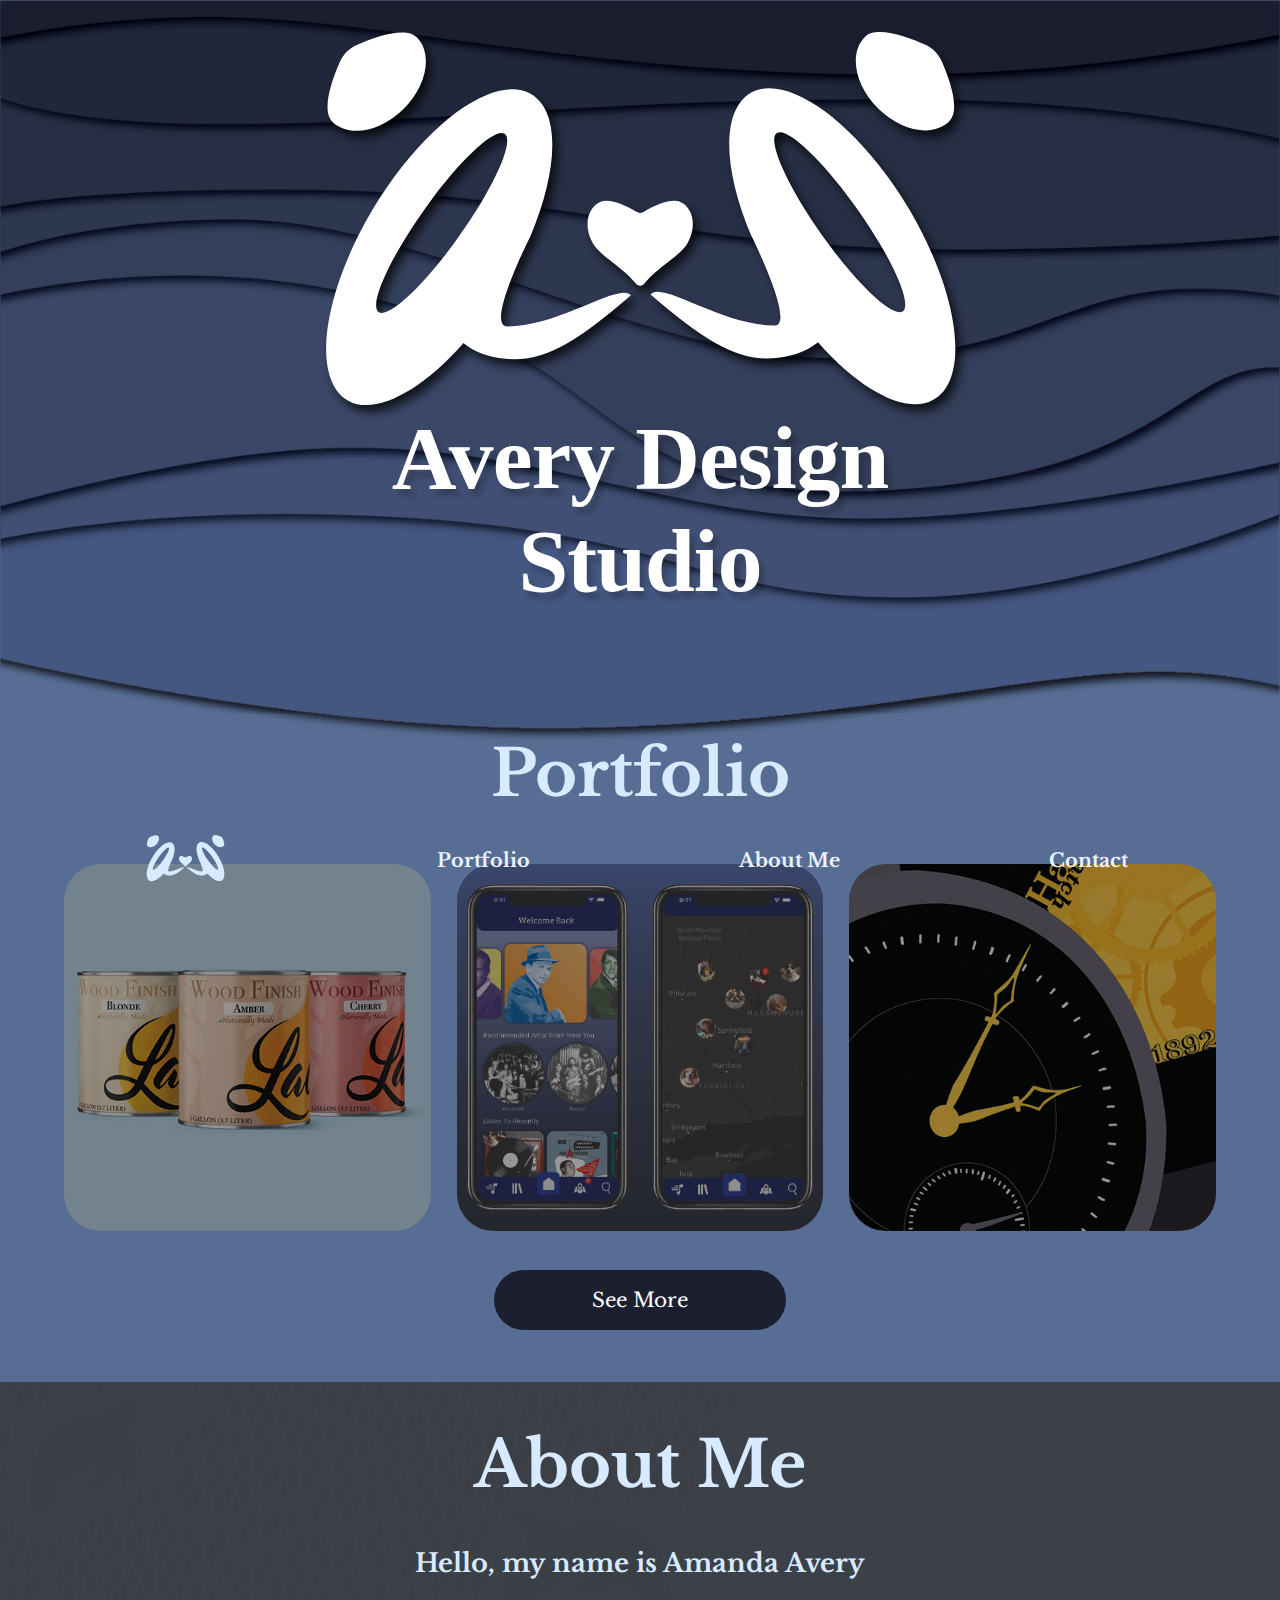
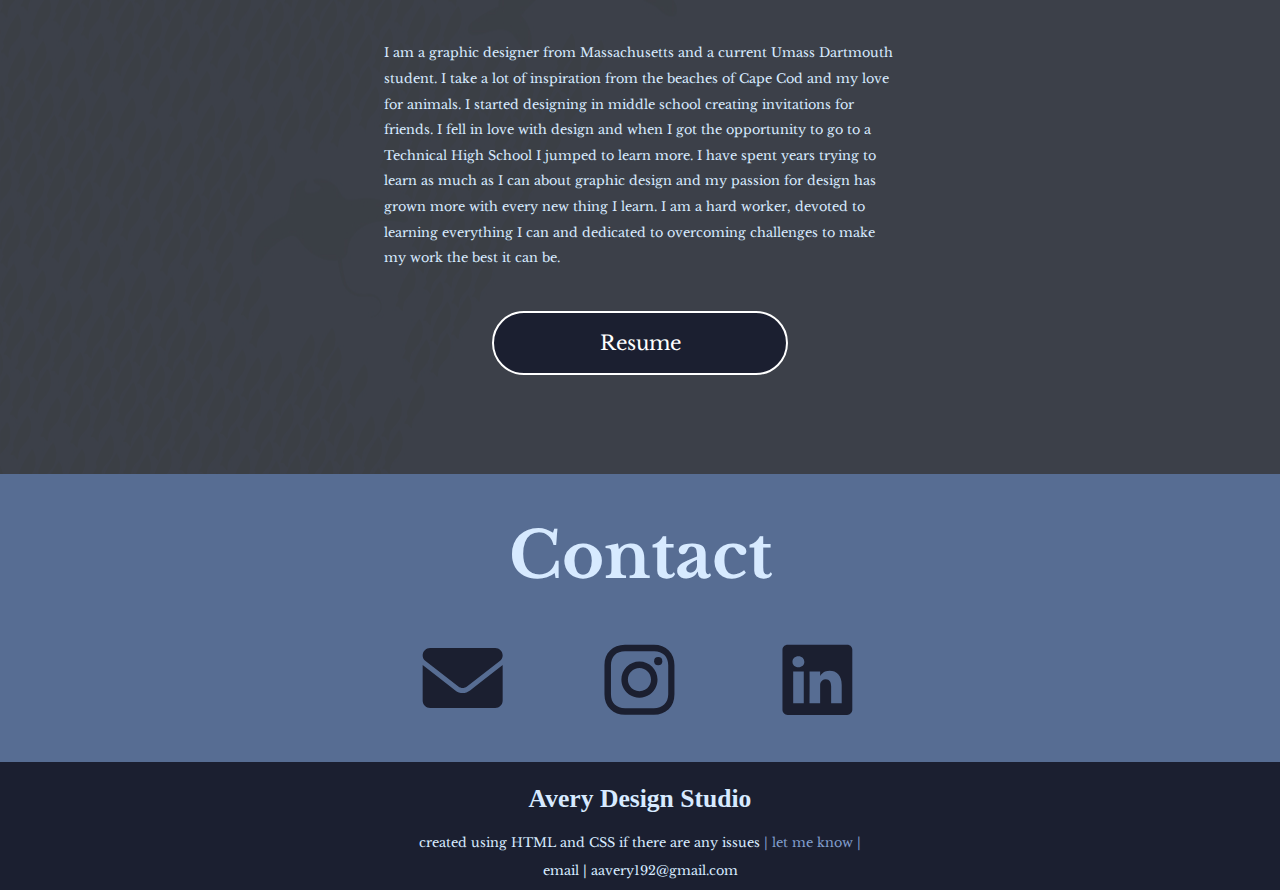
<file: index.html>
<!DOCTYPE html>
<html lang="en">
<head>
    <meta charset="UTF-8">
    <meta name="viewport" content="width=device-width, initial-scale=1.0">
    <link rel="stylesheet" href="main.css" type="text/css">
    <link rel="stylesheet" href="navigation.css" type="text/css">
<!-- baskerville regular code: font-family: 'Libre Baskerville', serif; -->
        <link rel="preconnect" href="https://fonts.googleapis.com"> 
        <link rel="preconnect" href="https://fonts.gstatic.com" crossorigin> 
        <link href="https://fonts.googleapis.com/css2?family=Libre+Baskerville&family=Style+Script&display=swap" rel="stylesheet">
<!-- baskerville bold -->
        <link rel="preconnect" href="https://fonts.googleapis.com"> 
        <link rel="preconnect" href="https://fonts.gstatic.com" crossorigin> 
        <link href="https://fonts.googleapis.com/css2?family=Libre+Baskerville:wght@400;700&family=Style+Script&display=swap" rel="stylesheet">
    
<!-- Rochester script code:font-family: 'Rochester', cursive;-->
        <link rel="preconnect" href="https://fonts.googleapis.com">
        <link rel="preconnect" href="https://fonts.gstatic.com" crossorigin>
        <link href="https://fonts.googleapis.com/css2?family=Praise&family=Rochester&display=swap" rel="stylesheet">
    <title>Avery Design Studio</title>
    <link rel="icon" type="image/x-icon" href="fav-icon.png">
</head>
<body>
    <section class="hero">
        <svg id="logo2" data-name="Layer 1" xmlns="http://www.w3.org/2000/svg" version="1.1" viewBox="0 6 101.93 75">
            <path class="cls-1" d="M31.74,53.26c-3.23,0,3.36-13.07,3.36-13.07,3.32-7.83,4.21-15.18,1.81-18.91-3.61-5.6-13.25-.96-21.54,10.36-8.29,11.32-12.09,25.03-8.49,30.63,3.18,4.93,11.04,1.91,18.54-6.61,0,0,2.47,2.36,7.44,2.36s9.65-3.05,16.79-9.26c-1.59-2-10.33,4.5-17.9,4.5ZM24.1,41.16c-5.14,7.02-10.13,11.42-11.15,9.83-1.02-1.58,2.32-8.55,7.46-15.57,5.14-7.01,10.13-11.41,11.15-9.83,1.02,1.59-2.32,8.55-7.46,15.57Z"/>
            <path class="cls-1" d="M52.5,48.64c7.13,6.21,11.97,9.26,16.79,9.26s7.44-2.36,7.44-2.36c7.5,8.52,15.36,11.54,18.54,6.61,3.6-5.6-.2-19.31-8.49-30.63-8.29-11.32-17.94-15.96-21.54-10.36-2.4,3.73-1.51,11.08,1.81,18.91,0,0,6.59,13.07,3.36,13.07-7.57,0-16.31-6.5-17.9-4.5ZM70.58,25.48c1.02-1.58,6.01,2.82,11.15,9.83,5.14,7.02,8.48,13.99,7.46,15.57-1.02,1.59-6.01-2.82-11.15-9.83-5.14-7.01-8.48-13.98-7.46-15.57Z"/>
            <path class="cls-1" d="M83.53,11.34c1.66-1.66,6.21,0,8.68,1.1,1.09.48,1.96,1.35,2.44,2.44,1.09,2.47,2.76,7.02,1.1,8.68-2.33,2.33-6.96,1.49-10.34-1.88-3.37-3.37-4.22-8-1.88-10.34Z"/>
            <path class="cls-1" d="M18.64,11.41c-1.66-1.66-6.21,0-8.68,1.1-1.09.48-1.96,1.35-2.44,2.44-1.09,2.47-2.76,7.02-1.1,8.68,2.33,2.33,6.96,1.49,10.34-1.88,3.37-3.37,4.22-8,1.88-10.34Z"/>
            <path class="cls-1" d="M57.88,41.15c-1,1.89-4.49,3.6-6.27,5.91-.15.2-.38.3-.61.3h-.03c-.23,0-.46-.11-.61-.3-1.77-2.31-5.27-4.02-6.27-5.91-1.36-2.57-.62-4.84.72-5.7.37-.24.79-.37,1.22-.37,1.28.01,2.81.63,4.47,1.63.15.09.32.12.49.11.17.02.33-.02.48-.11,1.66-1,3.19-1.62,4.48-1.63.43,0,.84.12,1.22.36,1.34.86,2.09,3.13.72,5.7Z"/>
                          </svg>
        <h1 id="header">Avery Design Studio</h1>
            <nav id="navigation">
                <ul>
                    <li id="logo-item" ><a href="index.html">
                        <svg id="logo" data-name="Layer 1" xmlns="http://www.w3.org/2000/svg" version="1.1" viewBox="0 0 101 75">
                            <path class="cls-1" d="M31.74,53.26c-3.23,0,3.36-13.07,3.36-13.07,3.32-7.83,4.21-15.18,1.81-18.91-3.61-5.6-13.25-.96-21.54,10.36-8.29,11.32-12.09,25.03-8.49,30.63,3.18,4.93,11.04,1.91,18.54-6.61,0,0,2.47,2.36,7.44,2.36s9.65-3.05,16.79-9.26c-1.59-2-10.33,4.5-17.9,4.5ZM24.1,41.16c-5.14,7.02-10.13,11.42-11.15,9.83-1.02-1.58,2.32-8.55,7.46-15.57,5.14-7.01,10.13-11.41,11.15-9.83,1.02,1.59-2.32,8.55-7.46,15.57Z"/>
                            <path class="cls-1" d="M52.5,48.64c7.13,6.21,11.97,9.26,16.79,9.26s7.44-2.36,7.44-2.36c7.5,8.52,15.36,11.54,18.54,6.61,3.6-5.6-.2-19.31-8.49-30.63-8.29-11.32-17.94-15.96-21.54-10.36-2.4,3.73-1.51,11.08,1.81,18.91,0,0,6.59,13.07,3.36,13.07-7.57,0-16.31-6.5-17.9-4.5ZM70.58,25.48c1.02-1.58,6.01,2.82,11.15,9.83,5.14,7.02,8.48,13.99,7.46,15.57-1.02,1.59-6.01-2.82-11.15-9.83-5.14-7.01-8.48-13.98-7.46-15.57Z"/>
                            <path class="cls-1" d="M83.53,11.34c1.66-1.66,6.21,0,8.68,1.1,1.09.48,1.96,1.35,2.44,2.44,1.09,2.47,2.76,7.02,1.1,8.68-2.33,2.33-6.96,1.49-10.34-1.88-3.37-3.37-4.22-8-1.88-10.34Z"/>
                            <path class="cls-1" d="M18.64,11.41c-1.66-1.66-6.21,0-8.68,1.1-1.09.48-1.96,1.35-2.44,2.44-1.09,2.47-2.76,7.02-1.1,8.68,2.33,2.33,6.96,1.49,10.34-1.88,3.37-3.37,4.22-8,1.88-10.34Z"/>
                            <path class="cls-1" d="M57.88,41.15c-1,1.89-4.49,3.6-6.27,5.91-.15.2-.38.3-.61.3h-.03c-.23,0-.46-.11-.61-.3-1.77-2.31-5.27-4.02-6.27-5.91-1.36-2.57-.62-4.84.72-5.7.37-.24.79-.37,1.22-.37,1.28.01,2.81.63,4.47,1.63.15.09.32.12.49.11.17.02.33-.02.48-.11,1.66-1,3.19-1.62,4.48-1.63.43,0,.84.12,1.22.36,1.34.86,2.09,3.13.72,5.7Z"/>
                        </svg></a>
                    </li>
                    <li class="tab" id="portfolio-tab"><a href="portfolio.html">Portfolio</a></li>
                    <li class="tab" id="about-me-tab"><a href="index.html#about-me">About Me</a></li>
                    <li class="tab" id="contact-tab"><a href="index.html#contact">Contact</a></li>
                </ul>
            </nav>
    </section>
    <section id="portfolio">
                <h1 id="title">Portfolio</h1>
            <div id="project-box">
                <a href="lacs.html">
                    <img class="projects" src="assets/portfolio-photos/lacs.jpg" alt="Lacs Branding">
                </a>
                <a href="music-app.html">
                    <img class="projects" src="assets/portfolio-photos/music.jpg" alt="Music App UI">
                </a>
                <a href="hamiltion-poster.html">
                    <img class="projects" src="assets/portfolio-photos/hamiltion.jpg" alt="Hamiltion Pocket Watch Poster ">
                </a>
            </div>
                <a class="button" href="portfolio.html"><p id="button">See More</p></a>
    </section>
    <section id="about-me">
        <h1>About Me</h1>
        <h2>Hello, my name is Amanda Avery</h2>
        <p id="about-me-p">I am a graphic designer from Massachusetts and a current Umass Dartmouth student. I take a lot of inspiration from the beaches of Cape Cod and my love for animals. I started designing in middle school creating invitations for friends. I fell in love with design and when I got the opportunity to go to a Technical High School I jumped to learn more. I have spent years trying to learn as much as I can about graphic design and my passion for design has grown more with every new thing I learn. I am a hard worker, devoted to learning everything I can and dedicated to overcoming challenges to make my work the best it can be.</p>
        <div>
            <a class="button" href="https://drive.google.com/file/d/1ZHti5EVCrcRvZQZ2zOojTyVBdOsD8uPj/view?usp=sharing"><p id="resume-button">Resume</p></a>
        </div>
    </section>
    <section id="contact">
        <h1>Contact</h1>
        <div class="icon-container">
            <a href="mailto:aavery192@gmail.com">
                <svg version="1.1" class="icons" id="email" xmlns="http://www.w3.org/2000/svg" xmlns:xlink="http://www.w3.org/1999/xlink" x="0px" y="0px"
                    viewBox="0 0 512 512" style="enable-background:new 0 0 512 512;" xml:space="preserve">
                    <path d="M256,352c-16.5,0-33.1-5.4-47.2-16.4L0,173.2V400c0,26.5,21.5,48,48,48h416c26.5,0,48-21.5,48-48V173.2L303.2,335.7
                    C289.1,346.6,272.5,352,256,352z M16.3,145.3l212.2,165.1c16.2,12.6,38.9,12.6,55.1,0l212.2-165.1c9.4-8,16.2-20.3,16.2-33.3
                    c0-26.5-21.5-48-48-48H48C21.5,64,0,85.5,0,112C0,125,6,137.3,16.3,145.3z"/>
                </svg>
            </a>
            <a href="https://www.instagram.com/avery_designstudio/">
                <svg version="1.1" class="icons" id="instagram" xmlns="http://www.w3.org/2000/svg" xmlns:xlink="http://www.w3.org/1999/xlink" x="0px" y="0px"
	                viewBox="0 0 56.7 56.7" style="enable-background:new 0 0 56.7 56.7;" xml:space="preserve">
                    <g>
	                <path d="M28.2,16.7c-7,0-12.8,5.7-12.8,12.8s5.7,12.8,12.8,12.8S41,36.5,41,29.5S35.2,16.7,28.2,16.7z M28.2,37.7
		                c-4.5,0-8.2-3.7-8.2-8.2s3.7-8.2,8.2-8.2s8.2,3.7,8.2,8.2S32.7,37.7,28.2,37.7z"/>
	                <circle cx="41.5" cy="16.4" r="2.9"/>
	                <path d="M49,8.9c-2.6-2.7-6.3-4.1-10.5-4.1H17.9c-8.7,0-14.5,5.8-14.5,14.5v20.5c0,4.3,1.4,8,4.2,10.7c2.7,2.6,6.3,3.9,10.4,3.9
		                h20.4c4.3,0,7.9-1.4,10.5-3.9c2.7-2.6,4.1-6.3,4.1-10.6V19.3C53,15.1,51.6,11.5,49,8.9z M48.6,39.9c0,3.1-1.1,5.6-2.9,7.3
		                s-4.3,2.6-7.3,2.6H18c-3,0-5.5-0.9-7.3-2.6C8.9,45.4,8,42.9,8,39.8V19.3c0-3,0.9-5.5,2.7-7.3c1.7-1.7,4.3-2.6,7.3-2.6h20.6
		                c3,0,5.5,0.9,7.3,2.7c1.7,1.8,2.7,4.3,2.7,7.2V39.9L48.6,39.9z"/>
                    </g>
                </svg>
            </a>
            <a href="https://www.linkedin.com/in/amanda-b-avery/">
                <svg version="1.1" class="icons" id="linked-in" xmlns="http://www.w3.org/2000/svg" xmlns:xlink="http://www.w3.org/1999/xlink" x="0px" y="0px"
	                viewBox="0 0 56.7 56.7" style="enable-background:new 0 0 56.7 56.7;" xml:space="preserve">
                <g>
	            <path d="M30.1,27.1L30.1,27.1C30.1,27,30,27.1,30.1,27.1L30.1,27.1z"/>
	            <path d="M49.3,4.7H7.1c-2,0-3.7,1.6-3.7,3.6v42.6c0,2,1.6,3.6,3.7,3.6h42.1c2,0,3.7-1.6,3.7-3.6V8.2C52.9,6.3,51.3,4.7,49.3,4.7z
		            M18.5,46.3H11V23.8h7.5V46.3z M14.7,20.8L14.7,20.8c-2.6,0-4.2-1.7-4.2-3.9c0-2.2,1.7-3.9,4.2-3.9c2.6,0,4.1,1.7,4.2,3.9
		            C19,19.1,17.3,20.8,14.7,20.8z M45.4,46.3h-7.5v-12c0-3-1.1-5.1-3.8-5.1c-2.1,0-3.3,1.4-3.8,2.7c-0.2,0.5-0.2,1.1-0.2,1.8v12.5
		            h-7.5c0,0,0.1-20.4,0-22.5h7.5V27c1-1.5,2.8-3.7,6.7-3.7c4.9,0,8.6,3.2,8.6,10.1L45.4,46.3L45.4,46.3z"/>
                </g>
                </svg>
            </a>
        </div>
    </section>
    <footer>
        <h2 id="footer-h2">Avery Design Studio</h2>
        <p id="footer-p">created using HTML and CSS if there are any issues <a id="footer-a" href="mailto:averydesignstudio192@gmail.com">| let me know |</a></p>
        <p id="footer-p">email | aavery192@gmail.com</p>
    </footer>
    <script src="index.js"></script>
</body>
</html>
</file>
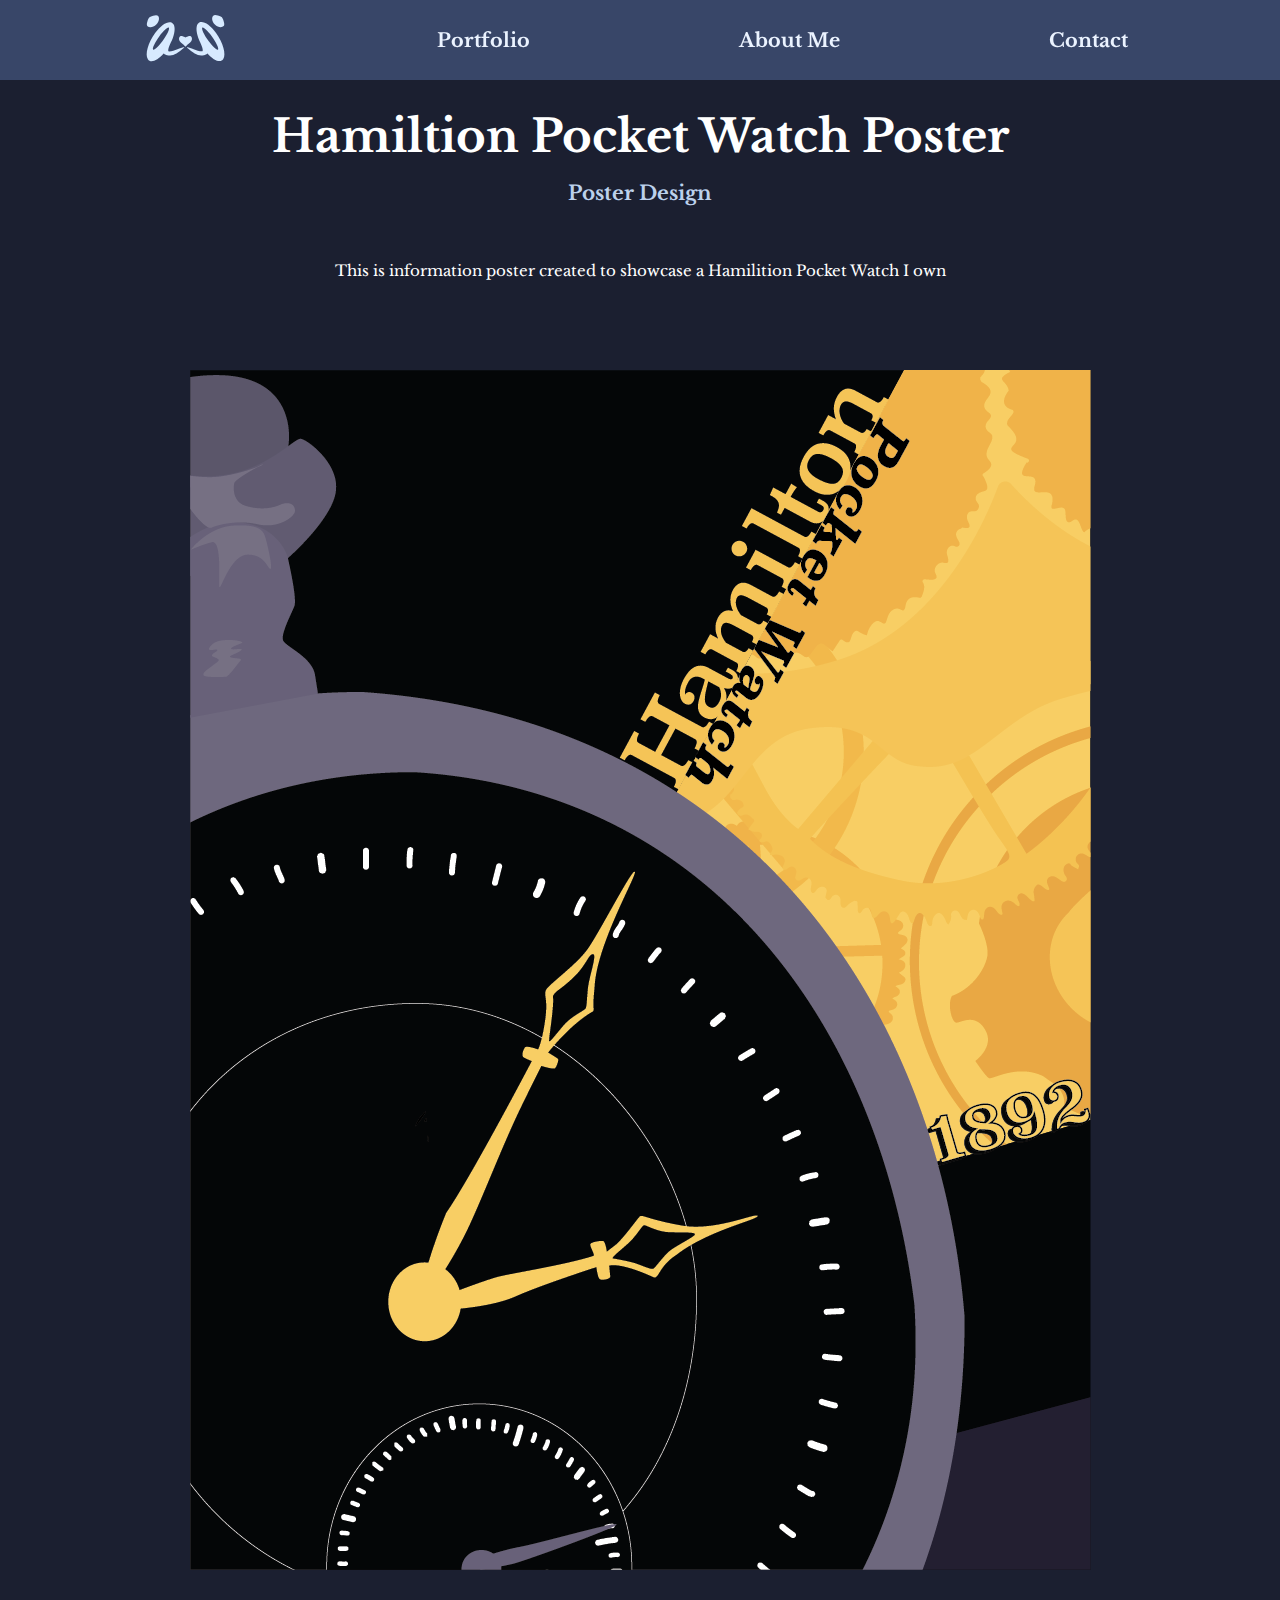
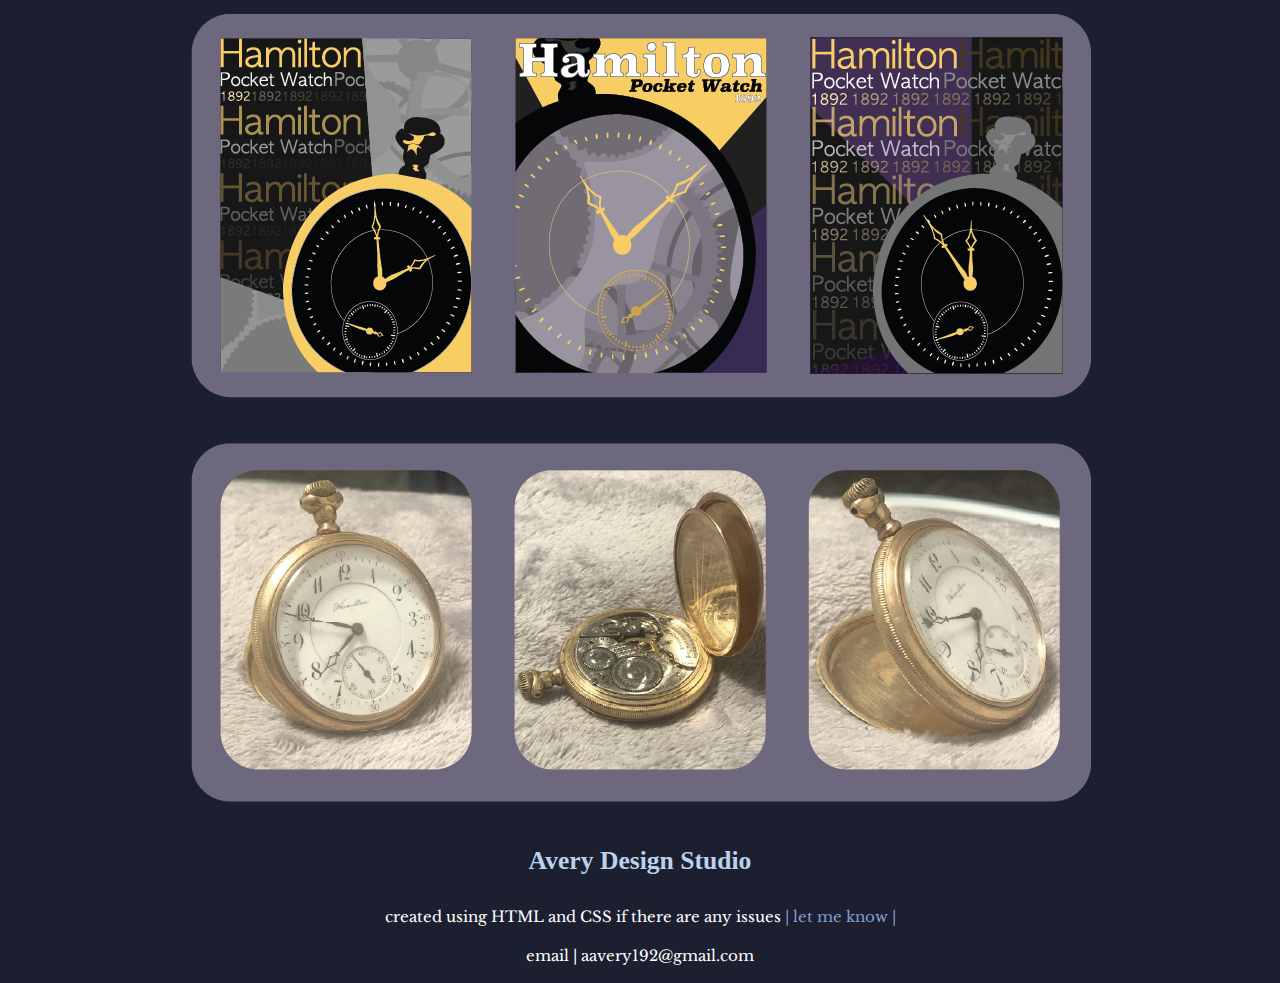
<file: hamiltion-poster.html>
<!DOCTYPE html>
<html lang="en">
<head>
    <meta charset="UTF-8">
    <meta name="viewport" content="width=device-width, initial-scale=1.0">
    <link rel="stylesheet" href="project-pages.css" type="text/css">
<!-- baskerville regular code: font-family: 'Libre Baskerville', serif; -->
        <link rel="preconnect" href="https://fonts.googleapis.com"> 
        <link rel="preconnect" href="https://fonts.gstatic.com" crossorigin> 
        <link href="https://fonts.googleapis.com/css2?family=Libre+Baskerville&family=Style+Script&display=swap" rel="stylesheet">
<!-- baskerville bold -->
        <link rel="preconnect" href="https://fonts.googleapis.com"> 
        <link rel="preconnect" href="https://fonts.gstatic.com" crossorigin> 
        <link href="https://fonts.googleapis.com/css2?family=Libre+Baskerville:wght@400;700&family=Style+Script&display=swap" rel="stylesheet">
    
<!-- Rochester script code:font-family: 'Rochester', cursive;-->
        <link rel="preconnect" href="https://fonts.googleapis.com">
        <link rel="preconnect" href="https://fonts.gstatic.com" crossorigin>
        <link href="https://fonts.googleapis.com/css2?family=Praise&family=Rochester&display=swap" rel="stylesheet">
    <title>Avery Design Studio - Hamiltion Poster</title>
    <link rel="icon" type="image/x-icon" href="fav-icon.png">
</head>
<body> 
        <nav id="navigation">
                <ul>
                    <li id="logo-item" ><a href="index.html">
                        <svg id="logo" data-name="Layer 1" xmlns="http://www.w3.org/2000/svg" version="1.1" viewBox="0 0 101 75">
                            <path class="cls-1" d="M31.74,53.26c-3.23,0,3.36-13.07,3.36-13.07,3.32-7.83,4.21-15.18,1.81-18.91-3.61-5.6-13.25-.96-21.54,10.36-8.29,11.32-12.09,25.03-8.49,30.63,3.18,4.93,11.04,1.91,18.54-6.61,0,0,2.47,2.36,7.44,2.36s9.65-3.05,16.79-9.26c-1.59-2-10.33,4.5-17.9,4.5ZM24.1,41.16c-5.14,7.02-10.13,11.42-11.15,9.83-1.02-1.58,2.32-8.55,7.46-15.57,5.14-7.01,10.13-11.41,11.15-9.83,1.02,1.59-2.32,8.55-7.46,15.57Z"/>
                            <path class="cls-1" d="M52.5,48.64c7.13,6.21,11.97,9.26,16.79,9.26s7.44-2.36,7.44-2.36c7.5,8.52,15.36,11.54,18.54,6.61,3.6-5.6-.2-19.31-8.49-30.63-8.29-11.32-17.94-15.96-21.54-10.36-2.4,3.73-1.51,11.08,1.81,18.91,0,0,6.59,13.07,3.36,13.07-7.57,0-16.31-6.5-17.9-4.5ZM70.58,25.48c1.02-1.58,6.01,2.82,11.15,9.83,5.14,7.02,8.48,13.99,7.46,15.57-1.02,1.59-6.01-2.82-11.15-9.83-5.14-7.01-8.48-13.98-7.46-15.57Z"/>
                            <path class="cls-1" d="M83.53,11.34c1.66-1.66,6.21,0,8.68,1.1,1.09.48,1.96,1.35,2.44,2.44,1.09,2.47,2.76,7.02,1.1,8.68-2.33,2.33-6.96,1.49-10.34-1.88-3.37-3.37-4.22-8-1.88-10.34Z"/>
                            <path class="cls-1" d="M18.64,11.41c-1.66-1.66-6.21,0-8.68,1.1-1.09.48-1.96,1.35-2.44,2.44-1.09,2.47-2.76,7.02-1.1,8.68,2.33,2.33,6.96,1.49,10.34-1.88,3.37-3.37,4.22-8,1.88-10.34Z"/>
                            <path class="cls-1" d="M57.88,41.15c-1,1.89-4.49,3.6-6.27,5.91-.15.2-.38.3-.61.3h-.03c-.23,0-.46-.11-.61-.3-1.77-2.31-5.27-4.02-6.27-5.91-1.36-2.57-.62-4.84.72-5.7.37-.24.79-.37,1.22-.37,1.28.01,2.81.63,4.47,1.63.15.09.32.12.49.11.17.02.33-.02.48-.11,1.66-1,3.19-1.62,4.48-1.63.43,0,.84.12,1.22.36,1.34.86,2.09,3.13.72,5.7Z"/>
                        </svg></a>
                    </li>
                    <li class="tab" id="portfolio-tab"><a href="portfolio.html">Portfolio</a></li>
                    <li class="tab" id="about-me-tab"><a href="index.html#about-me">About Me</a></li>
                    <li class="tab" id="contact-tab"><a href="index.html#contact">Contact</a></li>
                </ul>
        </nav>
        <section id="project-title">
            <h1>Hamiltion Pocket Watch Poster</h1>
            <h2>Poster Design</h2>
            <p>This is information poster created to showcase a Hamilition Pocket Watch I own</p>
        </section>
        <section id="project-container">
            <div>  
                <img src="project-photos/hamiltion-poster/hamiltion-poster.png" alt="final hamiltion watch poster">
            </div> 
            <div> 
                <img src="project-photos/hamiltion-poster/test-hamiltio.png" alt="three different version of poster">
            </div>
            <div> 
                <img src="project-photos/hamiltion-poster/refrence-photos.png" alt="refrence photo of hamiliton pocket watch">
            </div>
        </section>
                <footer>
                <h2 id="footer-h2">Avery Design Studio</h2>
                <p id="footer-p">created using HTML and CSS if there are any issues <a id="footer-a" href="mailto:averydesignstudio192@gmail.com">| let me know |</a></p>
                <p id="footer-p">email | aavery192@gmail.com</p>
            </footer>
</body>
</html>
</file>
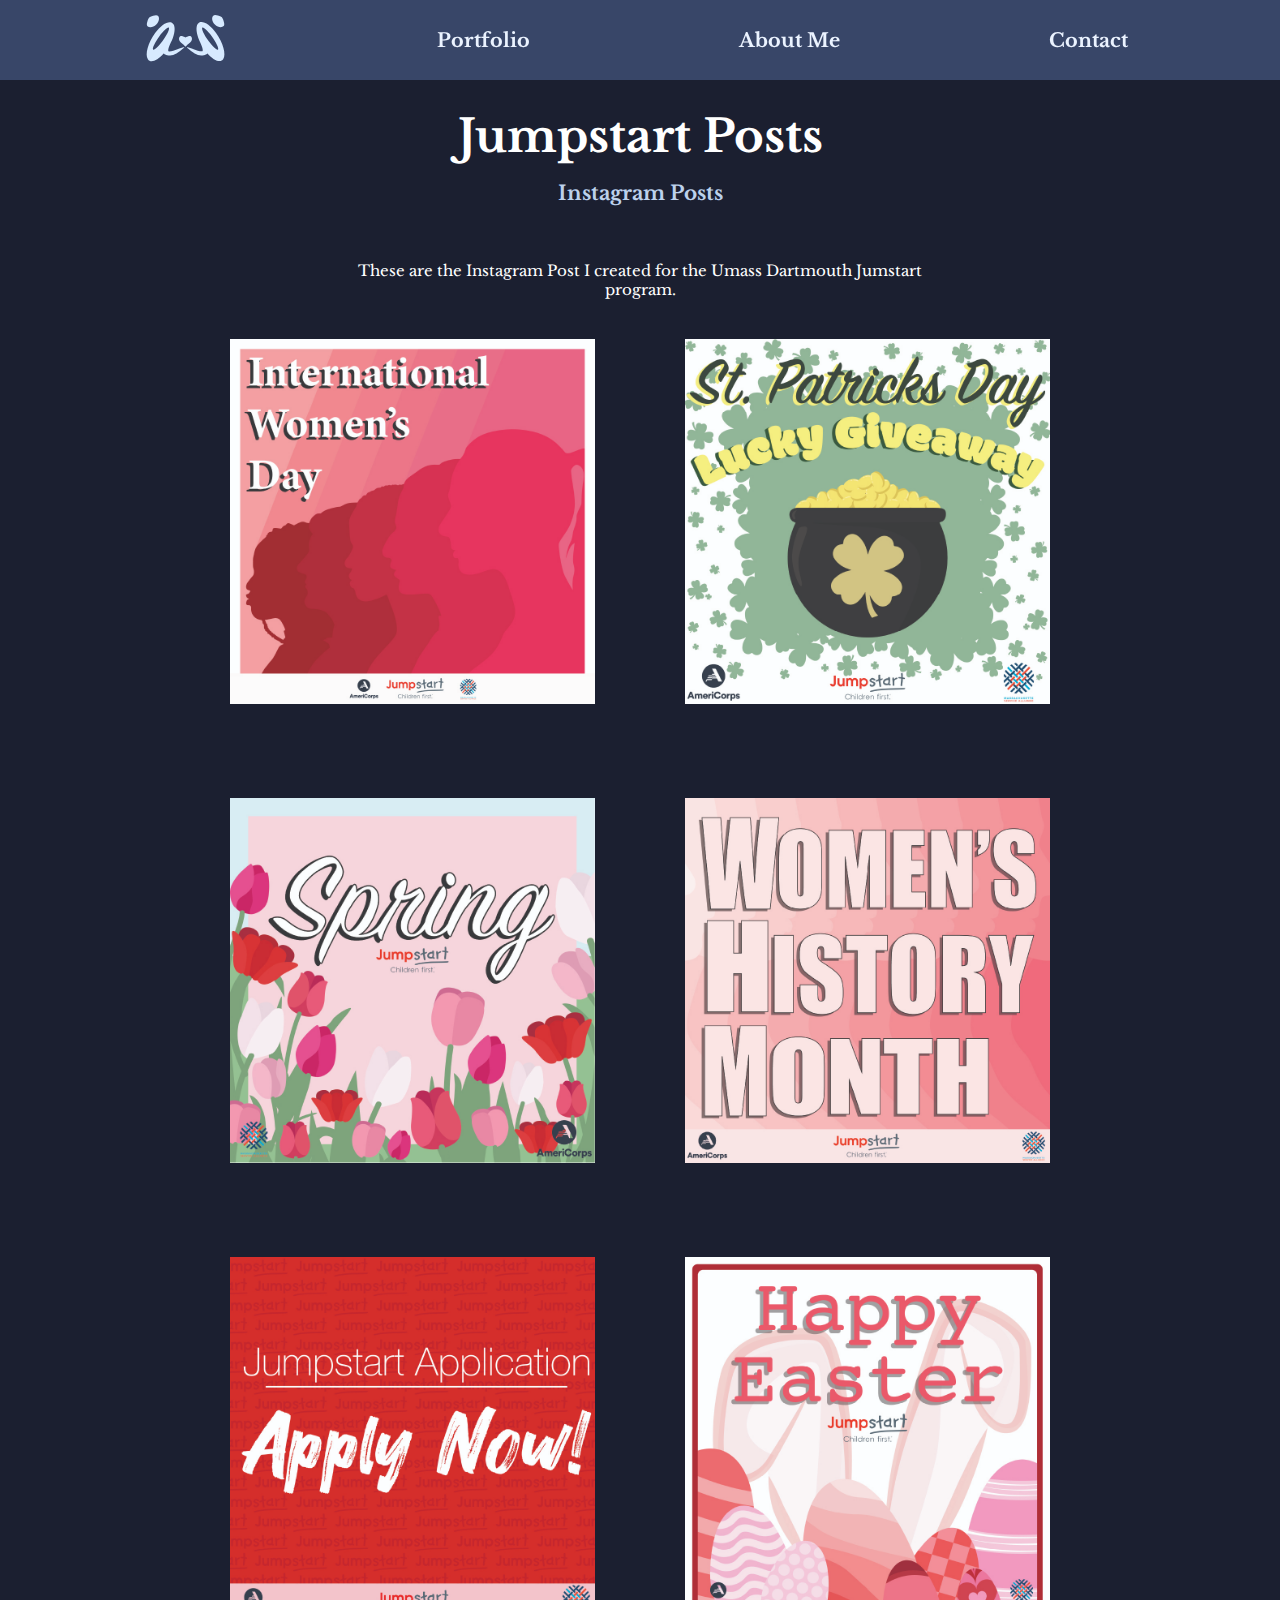
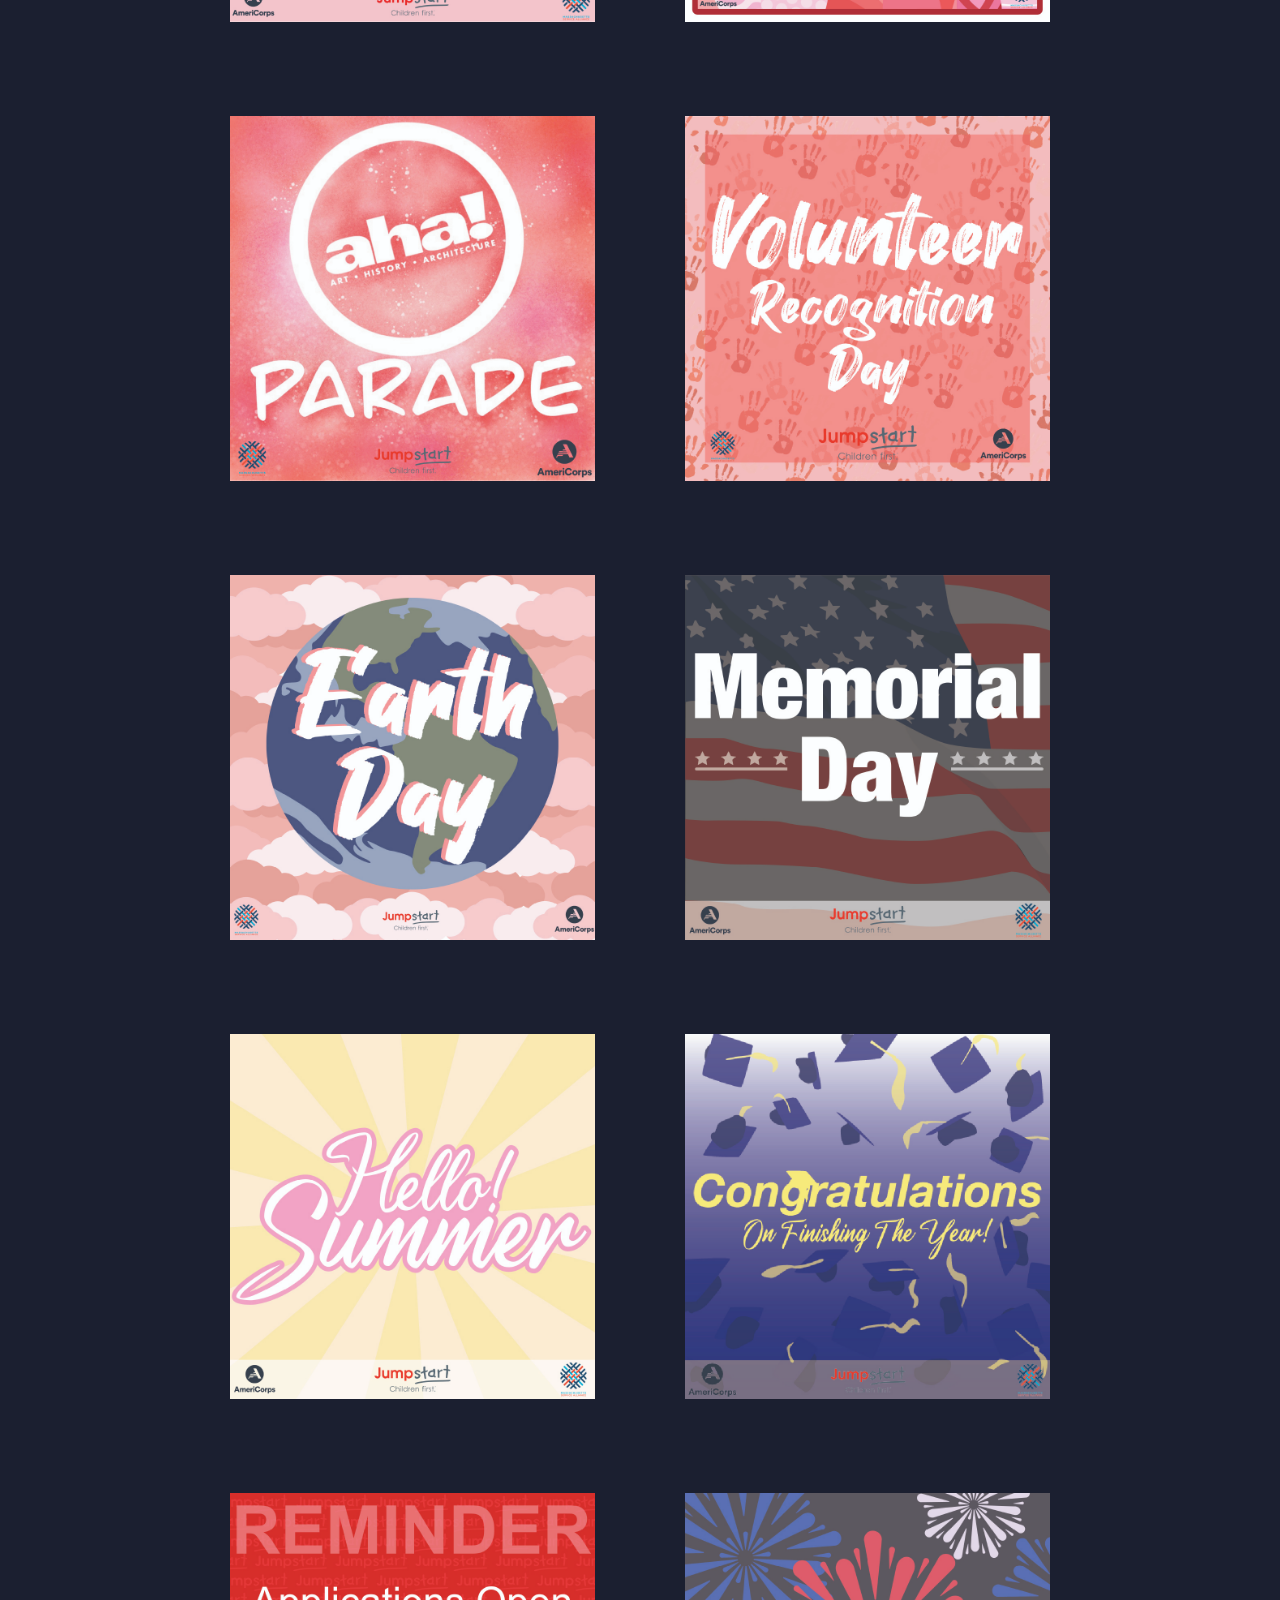
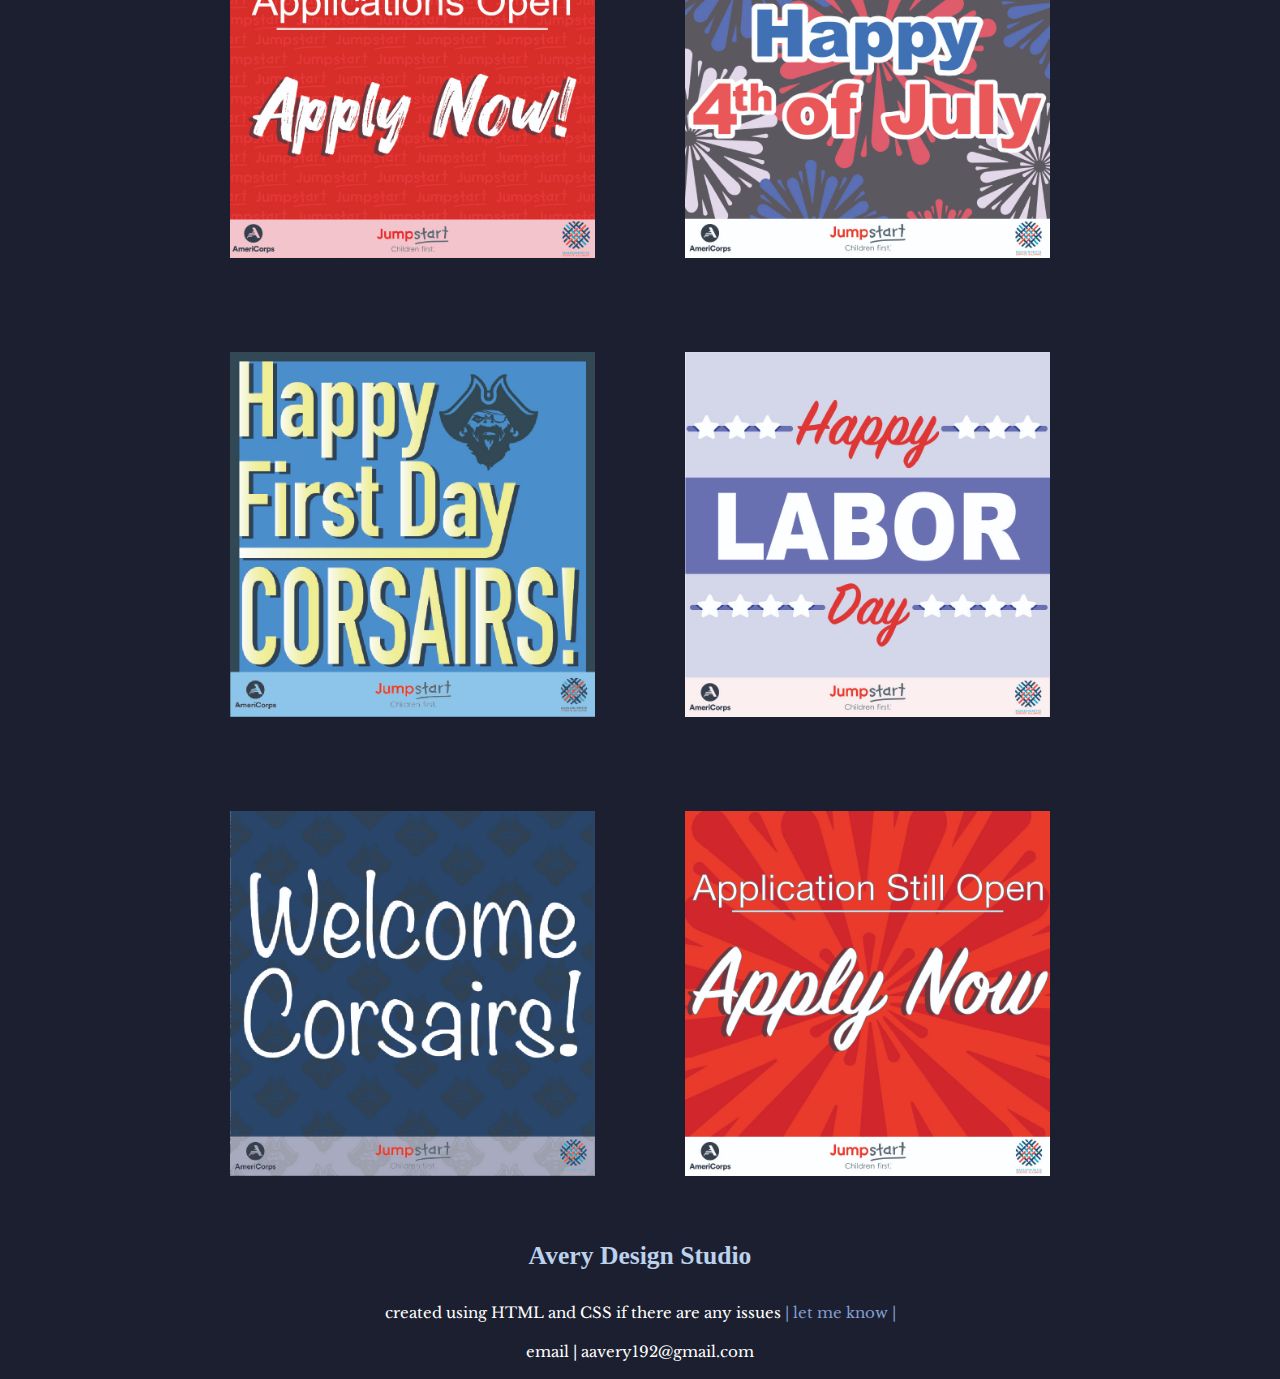
<file: jumpstart-post.html>
<!DOCTYPE html>
<html lang="en">
<head>
    <meta charset="UTF-8">
    <meta name="viewport" content="width=device-width, initial-scale=1.0">
    <link rel="stylesheet" href="project-pages.css" type="text/css">
<!-- baskerville regular code: font-family: 'Libre Baskerville', serif; -->
        <link rel="preconnect" href="https://fonts.googleapis.com"> 
        <link rel="preconnect" href="https://fonts.gstatic.com" crossorigin> 
        <link href="https://fonts.googleapis.com/css2?family=Libre+Baskerville&family=Style+Script&display=swap" rel="stylesheet">
<!-- baskerville bold -->
        <link rel="preconnect" href="https://fonts.googleapis.com"> 
        <link rel="preconnect" href="https://fonts.gstatic.com" crossorigin> 
        <link href="https://fonts.googleapis.com/css2?family=Libre+Baskerville:wght@400;700&family=Style+Script&display=swap" rel="stylesheet">
    
<!-- Rochester script code:font-family: 'Rochester', cursive;-->
        <link rel="preconnect" href="https://fonts.googleapis.com">
        <link rel="preconnect" href="https://fonts.gstatic.com" crossorigin>
        <link href="https://fonts.googleapis.com/css2?family=Praise&family=Rochester&display=swap" rel="stylesheet">
    <title>Avery Design Studio - 100 Pop Figures</title>
    <link rel="icon" type="image/x-icon" href="fav-icon.png">
</head>
<body> 
        <nav id="navigation">
                <ul>
                    <li id="logo-item" ><a href="index.html">
                        <svg id="logo" data-name="Layer 1" xmlns="http://www.w3.org/2000/svg" version="1.1" viewBox="0 0 101 75">
                            <path class="cls-1" d="M31.74,53.26c-3.23,0,3.36-13.07,3.36-13.07,3.32-7.83,4.21-15.18,1.81-18.91-3.61-5.6-13.25-.96-21.54,10.36-8.29,11.32-12.09,25.03-8.49,30.63,3.18,4.93,11.04,1.91,18.54-6.61,0,0,2.47,2.36,7.44,2.36s9.65-3.05,16.79-9.26c-1.59-2-10.33,4.5-17.9,4.5ZM24.1,41.16c-5.14,7.02-10.13,11.42-11.15,9.83-1.02-1.58,2.32-8.55,7.46-15.57,5.14-7.01,10.13-11.41,11.15-9.83,1.02,1.59-2.32,8.55-7.46,15.57Z"/>
                            <path class="cls-1" d="M52.5,48.64c7.13,6.21,11.97,9.26,16.79,9.26s7.44-2.36,7.44-2.36c7.5,8.52,15.36,11.54,18.54,6.61,3.6-5.6-.2-19.31-8.49-30.63-8.29-11.32-17.94-15.96-21.54-10.36-2.4,3.73-1.51,11.08,1.81,18.91,0,0,6.59,13.07,3.36,13.07-7.57,0-16.31-6.5-17.9-4.5ZM70.58,25.48c1.02-1.58,6.01,2.82,11.15,9.83,5.14,7.02,8.48,13.99,7.46,15.57-1.02,1.59-6.01-2.82-11.15-9.83-5.14-7.01-8.48-13.98-7.46-15.57Z"/>
                            <path class="cls-1" d="M83.53,11.34c1.66-1.66,6.21,0,8.68,1.1,1.09.48,1.96,1.35,2.44,2.44,1.09,2.47,2.76,7.02,1.1,8.68-2.33,2.33-6.96,1.49-10.34-1.88-3.37-3.37-4.22-8-1.88-10.34Z"/>
                            <path class="cls-1" d="M18.64,11.41c-1.66-1.66-6.21,0-8.68,1.1-1.09.48-1.96,1.35-2.44,2.44-1.09,2.47-2.76,7.02-1.1,8.68,2.33,2.33,6.96,1.49,10.34-1.88,3.37-3.37,4.22-8,1.88-10.34Z"/>
                            <path class="cls-1" d="M57.88,41.15c-1,1.89-4.49,3.6-6.27,5.91-.15.2-.38.3-.61.3h-.03c-.23,0-.46-.11-.61-.3-1.77-2.31-5.27-4.02-6.27-5.91-1.36-2.57-.62-4.84.72-5.7.37-.24.79-.37,1.22-.37,1.28.01,2.81.63,4.47,1.63.15.09.32.12.49.11.17.02.33-.02.48-.11,1.66-1,3.19-1.62,4.48-1.63.43,0,.84.12,1.22.36,1.34.86,2.09,3.13.72,5.7Z"/>
                        </svg></a>
                    </li>
                    <li class="tab" id="portfolio-tab"><a href="portfolio.html">Portfolio</a></li>
                    <li class="tab" id="about-me-tab"><a href="index.html#about-me">About Me</a></li>
                    <li class="tab" id="contact-tab"><a href="index.html#contact">Contact</a></li>
                </ul>
        </nav>
        <section id="project-title">
            <h1>Jumpstart Posts</h1>
            <h2>Instagram Posts</h2>
            <p>These are the Instagram Post I created for the Umass Dartmouth Jumstart program.</p>
        </section>
       <section>
        <div class="projects">
            <div class="projects-and-titles">
                <img class="posts" src="project-photos/jumpstart-post/jumpstart-post-1-100.jpg" alt="International Women's Day Instagram post">
            </div>
            <div class="projects-and-titles">
                <img class="posts" src="project-photos/jumpstart-post/jumpstart-post-2-100.jpg" alt="St.Patrick Day Lucky Giveway Instagram post">
            </div>
            <div class="projects-and-titles">
                <img class="posts" src="project-photos/jumpstart-post/jumpstart-post-3-100.jpg" alt="Spring Instagram post">
            </div>
            <div class="projects-and-titles">
                <img class="posts" src="project-photos/jumpstart-post/jumpstart-post-4-100.jpg" alt="Women's History Month Instagram post">
            </div>
            <div class="projects-and-titles">
                <img class="posts" src="project-photos/jumpstart-post/jumpstart-post-5-100.jpg" alt="Jumpstart Application Apply Now Instagram post">
            </div>
            <div class="projects-and-titles">
                <img class="posts" src="project-photos/jumpstart-post/jumpstart-post-6-100.jpg" alt="Happy Easter Instagram post">
            </div>
            <div class="projects-and-titles">
                <img class="posts" src="project-photos/jumpstart-post/jumpstart-post-7-100.jpg" alt="Aha! Parade Instagram post">
            </div>
            <div class="projects-and-titles">
                <img class="posts" src="project-photos/jumpstart-post/jumpstart-post-8-100.jpg" alt="Volunteer Recognition Day">
            </div>
            <div class="projects-and-titles">
                <img class="posts" src="project-photos/jumpstart-post/jumpstart-post-9-100.jpg" alt="Earth Day Instagram post">
            </div>
            <div class="projects-and-titles">
                <img class="posts" src="project-photos/jumpstart-post/jumpstart-post-10-100.jpg" alt="Memorial Day Instagram post">
            </div>
            <div class="projects-and-titles">
                <img class="posts" src="project-photos/jumpstart-post/jumpstart-post-11-100.jpg" alt="Hello Summer Instagram post">
            </div>
            <div class="projects-and-titles">
                <img class="posts" src="project-photos/jumpstart-post/jumpstart-post-12-100.jpg" alt="Congratulations on finishing the year Instagram post">
            </div>
            <div class="projects-and-titles">
                <img class="posts" src="project-photos/jumpstart-post/jumpstart-post-13-100.jpg" alt="Reminder Applications Open Apply Now Instagram post">
            </div>
            <div class="projects-and-titles">
                <img class="posts" src="project-photos/jumpstart-post/jumpstart-post-14-100.jpg" alt="Happy fourth of July Instagram post">
            </div>
            <div class="projects-and-titles">
                <img class="posts" src="project-photos/jumpstart-post/jumpstart-post-15-100.jpg" alt="Happy First Day Corsairs Instagram post">
            </div>
            <div class="projects-and-titles">
                <img class="posts" src="project-photos/jumpstart-post/jumpstart-post-16-100.jpg" alt="Happy Labor Day Instagram post">
            </div>
            <div class="projects-and-titles">
                <img class="posts" src="project-photos/jumpstart-post/jumpstart-post-17-100.jpg" alt="Welcome Corsairs Instagram post">
            </div>
            <div class="projects-and-titles">
                <img class="posts" src="project-photos/jumpstart-post/jumpstart-post-18-100.jpg" alt="Application Still Open Apply Now Instagram post">
            </div>
       </section>
                <footer>
                <h2 id="footer-h2">Avery Design Studio</h2>
                <p id="footer-p">created using HTML and CSS if there are any issues <a id="footer-a" href="mailto:averydesignstudio192@gmail.com">| let me know |</a></p>
                <p id="footer-p">email | aavery192@gmail.com</p>
            </footer>
</body>
</html>
</file>
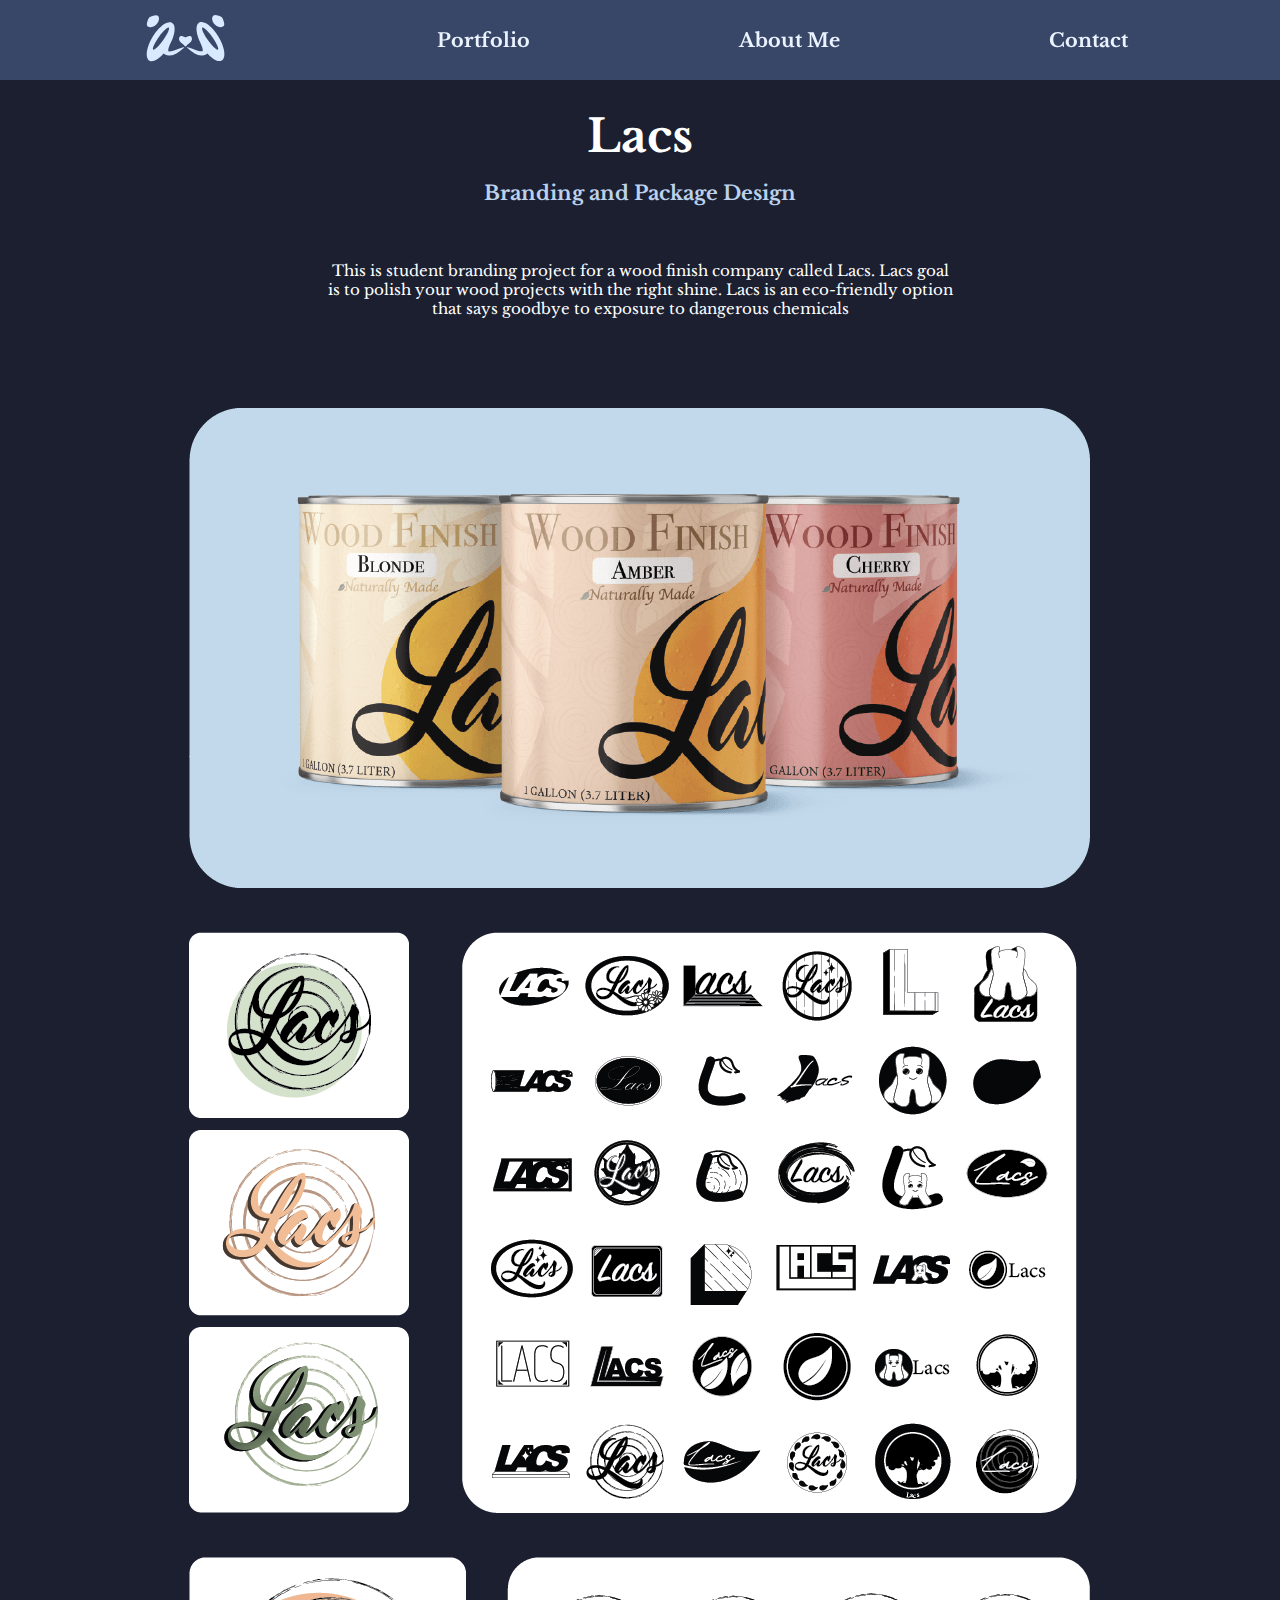
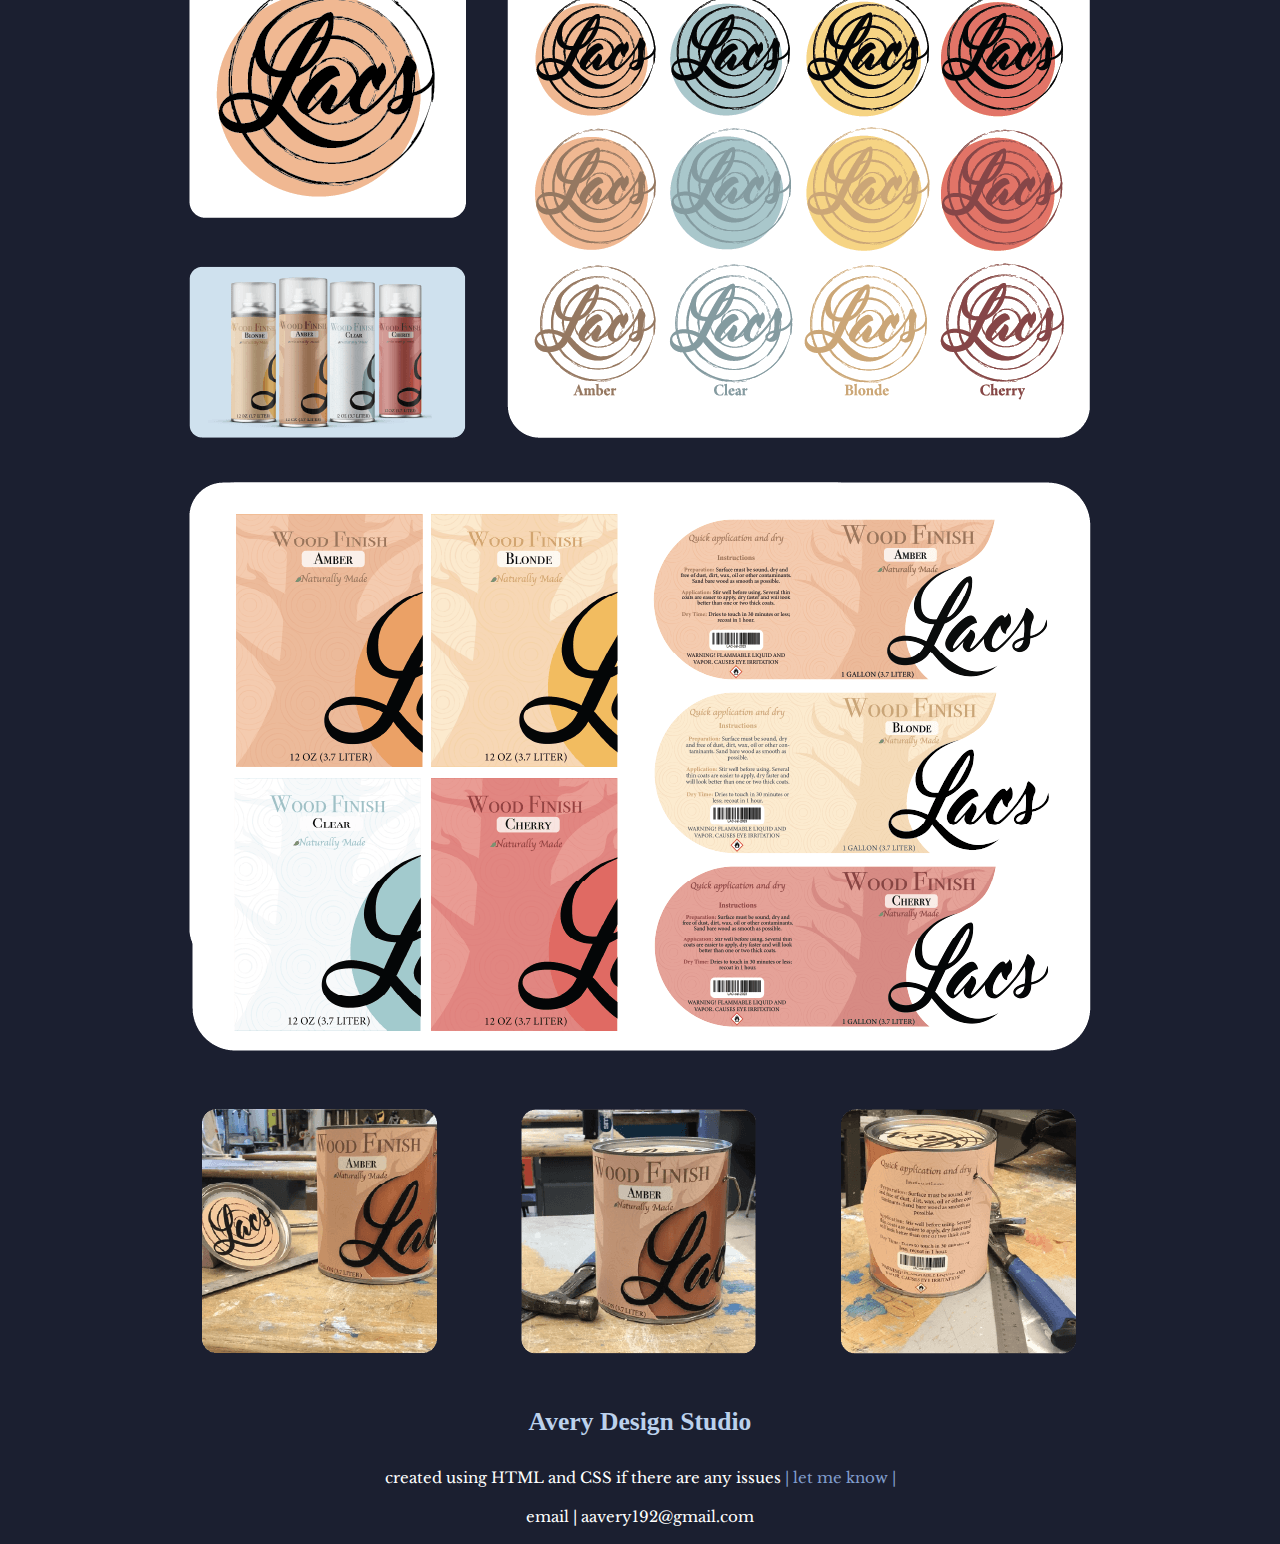
<file: lacs.html>
<!DOCTYPE html>
<html lang="en">
<head>
    <meta charset="UTF-8">
    <meta name="viewport" content="width=device-width, initial-scale=1.0">
    <link rel="stylesheet" href="project-pages.css" type="text/css">
<!-- baskerville regular code: font-family: 'Libre Baskerville', serif; -->
        <link rel="preconnect" href="https://fonts.googleapis.com"> 
        <link rel="preconnect" href="https://fonts.gstatic.com" crossorigin> 
        <link href="https://fonts.googleapis.com/css2?family=Libre+Baskerville&family=Style+Script&display=swap" rel="stylesheet">
<!-- baskerville bold -->
        <link rel="preconnect" href="https://fonts.googleapis.com"> 
        <link rel="preconnect" href="https://fonts.gstatic.com" crossorigin> 
        <link href="https://fonts.googleapis.com/css2?family=Libre+Baskerville:wght@400;700&family=Style+Script&display=swap" rel="stylesheet">
    
<!-- Rochester script code:font-family: 'Rochester', cursive;-->
        <link rel="preconnect" href="https://fonts.googleapis.com">
        <link rel="preconnect" href="https://fonts.gstatic.com" crossorigin>
        <link href="https://fonts.googleapis.com/css2?family=Praise&family=Rochester&display=swap" rel="stylesheet">
    <title>Avery Design Studio - Lacs</title>
    <link rel="icon" type="image/x-icon" href="fav-icon.png">
</head>
<body> 
        <nav id="navigation">
                <ul>
                    <li id="logo-item" ><a href="index.html">
                        <svg id="logo" data-name="Layer 1" xmlns="http://www.w3.org/2000/svg" version="1.1" viewBox="0 0 101 75">
                            <path class="cls-1" d="M31.74,53.26c-3.23,0,3.36-13.07,3.36-13.07,3.32-7.83,4.21-15.18,1.81-18.91-3.61-5.6-13.25-.96-21.54,10.36-8.29,11.32-12.09,25.03-8.49,30.63,3.18,4.93,11.04,1.91,18.54-6.61,0,0,2.47,2.36,7.44,2.36s9.65-3.05,16.79-9.26c-1.59-2-10.33,4.5-17.9,4.5ZM24.1,41.16c-5.14,7.02-10.13,11.42-11.15,9.83-1.02-1.58,2.32-8.55,7.46-15.57,5.14-7.01,10.13-11.41,11.15-9.83,1.02,1.59-2.32,8.55-7.46,15.57Z"/>
                            <path class="cls-1" d="M52.5,48.64c7.13,6.21,11.97,9.26,16.79,9.26s7.44-2.36,7.44-2.36c7.5,8.52,15.36,11.54,18.54,6.61,3.6-5.6-.2-19.31-8.49-30.63-8.29-11.32-17.94-15.96-21.54-10.36-2.4,3.73-1.51,11.08,1.81,18.91,0,0,6.59,13.07,3.36,13.07-7.57,0-16.31-6.5-17.9-4.5ZM70.58,25.48c1.02-1.58,6.01,2.82,11.15,9.83,5.14,7.02,8.48,13.99,7.46,15.57-1.02,1.59-6.01-2.82-11.15-9.83-5.14-7.01-8.48-13.98-7.46-15.57Z"/>
                            <path class="cls-1" d="M83.53,11.34c1.66-1.66,6.21,0,8.68,1.1,1.09.48,1.96,1.35,2.44,2.44,1.09,2.47,2.76,7.02,1.1,8.68-2.33,2.33-6.96,1.49-10.34-1.88-3.37-3.37-4.22-8-1.88-10.34Z"/>
                            <path class="cls-1" d="M18.64,11.41c-1.66-1.66-6.21,0-8.68,1.1-1.09.48-1.96,1.35-2.44,2.44-1.09,2.47-2.76,7.02-1.1,8.68,2.33,2.33,6.96,1.49,10.34-1.88,3.37-3.37,4.22-8,1.88-10.34Z"/>
                            <path class="cls-1" d="M57.88,41.15c-1,1.89-4.49,3.6-6.27,5.91-.15.2-.38.3-.61.3h-.03c-.23,0-.46-.11-.61-.3-1.77-2.31-5.27-4.02-6.27-5.91-1.36-2.57-.62-4.84.72-5.7.37-.24.79-.37,1.22-.37,1.28.01,2.81.63,4.47,1.63.15.09.32.12.49.11.17.02.33-.02.48-.11,1.66-1,3.19-1.62,4.48-1.63.43,0,.84.12,1.22.36,1.34.86,2.09,3.13.72,5.7Z"/>
                        </svg></a>
                    </li>
                    <li class="tab" id="portfolio-tab"><a href="portfolio.html">Portfolio</a></li>
                    <li class="tab" id="about-me-tab"><a href="index.html#about-me">About Me</a></li>
                    <li class="tab" id="contact-tab"><a href="index.html#contact">Contact</a></li>
                </ul>
        </nav>
        <section id="project-title">
            <h1>Lacs</h1>
            <h2>Branding and Package Design</h2>
            <p>This is student branding project for a wood finish company called Lacs. Lacs goal is to polish your wood projects with the right shine. Lacs is an eco-friendly option that says goodbye to exposure to dangerous chemicals</p>
        </section>
        <section id="project-container">
            <div>  
                <img src="project-photos/lacs/mock-up-final-8.png" alt="Lacs wood finish final packaging">
            </div> 
            <div> 
                <img src="project-photos/lacs/logo-sketchs-8.png" alt="Lacs logo sketchs">
            </div>
            <div> 
                <img src="project-photos/lacs/logo-varients-8.png" alt="Final Lacs Logo Variation">
            </div>
            <div> 
                <img src="project-photos/lacs/labels-8.png" alt="Lac flat labels">
            </div>
            <div> 
                <img src="project-photos/lacs/mock-up-test1-8.png" alt="Physical mock-up of Lac's packaging">
            </div>
        </section>
                <footer>
                <h2 id="footer-h2">Avery Design Studio</h2>
                <p id="footer-p">created using HTML and CSS if there are any issues <a id="footer-a" href="mailto:averydesignstudio192@gmail.com">| let me know |</a></p>
                <p id="footer-p">email | aavery192@gmail.com</p>
            </footer>
</body>
</html>
</file>
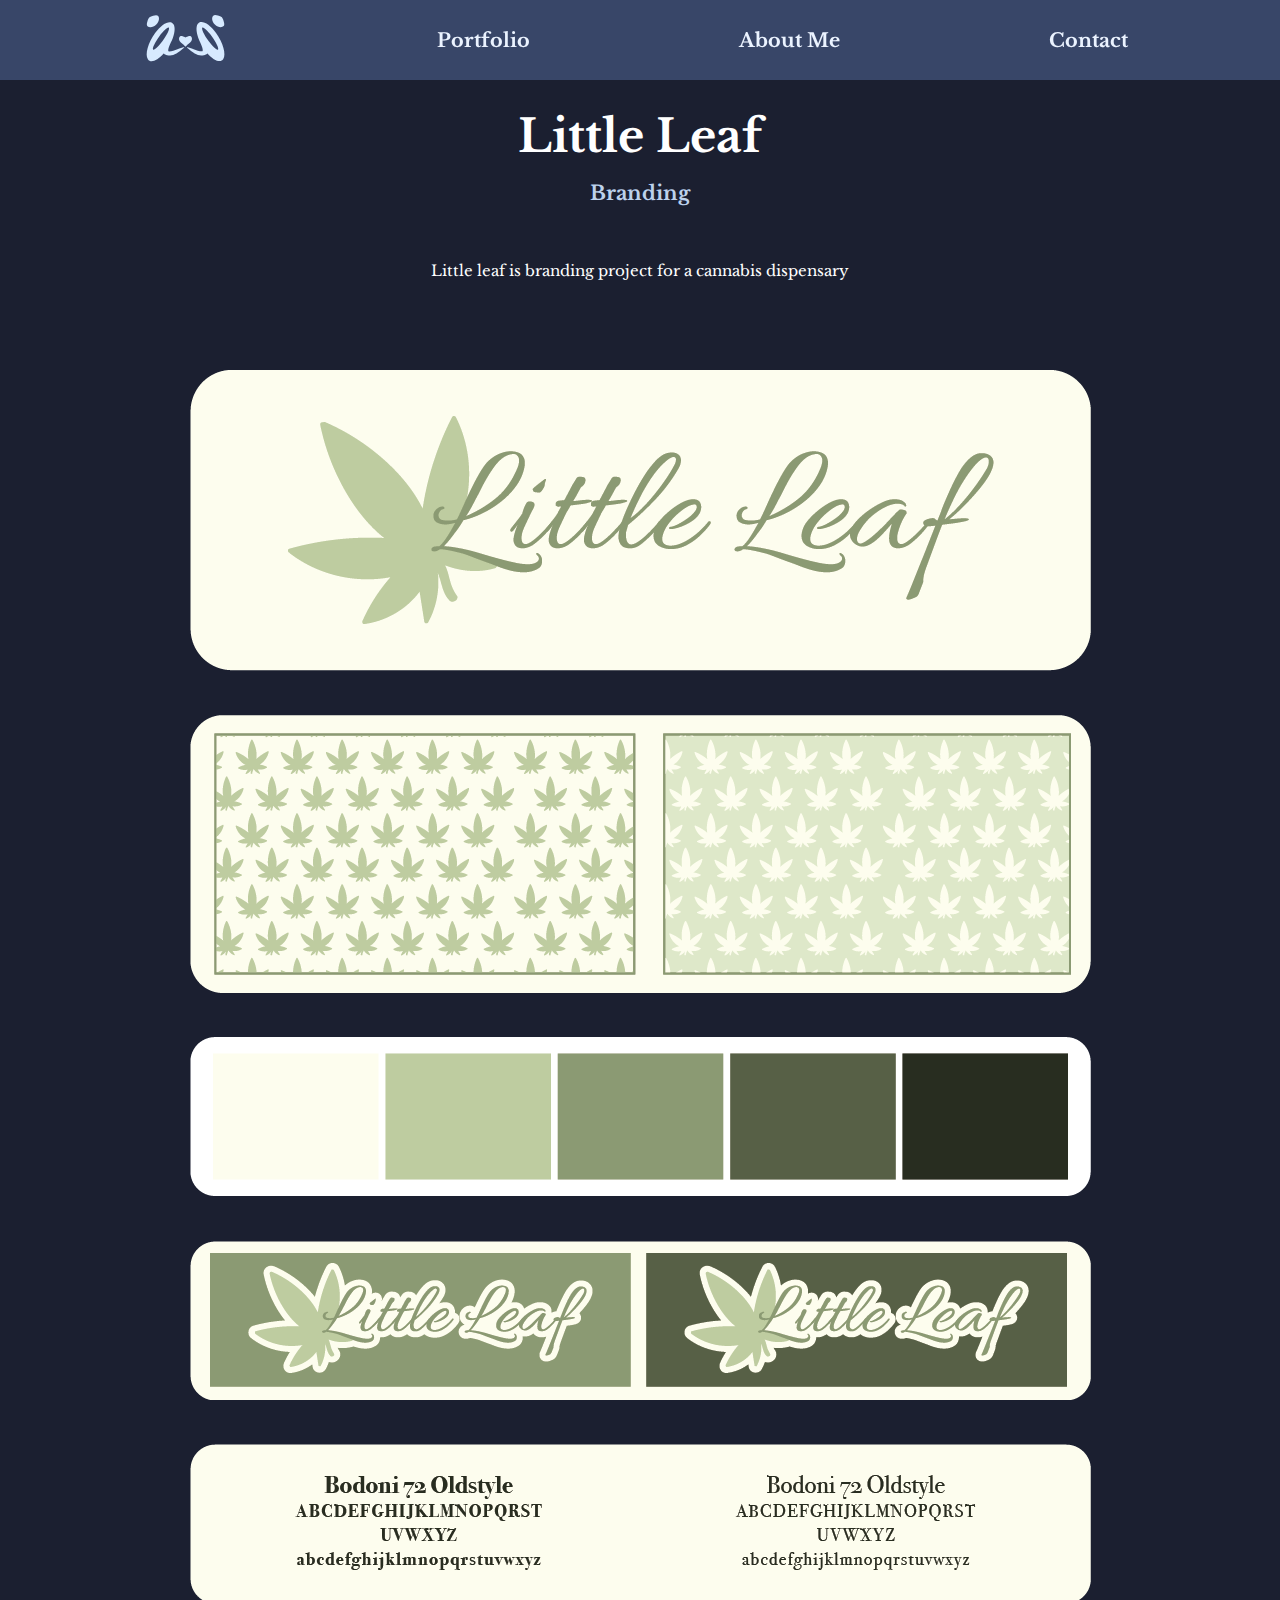
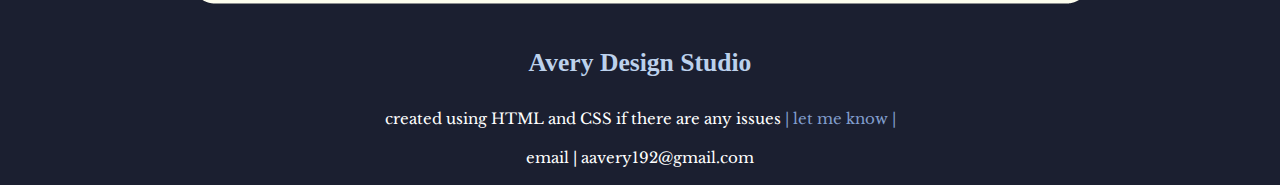
<file: little-leaf.html>
<!DOCTYPE html>
<html lang="en">
<head>
    <meta charset="UTF-8">
    <meta name="viewport" content="width=device-width, initial-scale=1.0">
    <link rel="stylesheet" href="project-pages.css" type="text/css">
<!-- baskerville regular code: font-family: 'Libre Baskerville', serif; -->
        <link rel="preconnect" href="https://fonts.googleapis.com"> 
        <link rel="preconnect" href="https://fonts.gstatic.com" crossorigin> 
        <link href="https://fonts.googleapis.com/css2?family=Libre+Baskerville&family=Style+Script&display=swap" rel="stylesheet">
<!-- baskerville bold -->
        <link rel="preconnect" href="https://fonts.googleapis.com"> 
        <link rel="preconnect" href="https://fonts.gstatic.com" crossorigin> 
        <link href="https://fonts.googleapis.com/css2?family=Libre+Baskerville:wght@400;700&family=Style+Script&display=swap" rel="stylesheet">
    
<!-- Rochester script code:font-family: 'Rochester', cursive;-->
        <link rel="preconnect" href="https://fonts.googleapis.com">
        <link rel="preconnect" href="https://fonts.gstatic.com" crossorigin>
        <link href="https://fonts.googleapis.com/css2?family=Praise&family=Rochester&display=swap" rel="stylesheet">
    <title>Avery Design Studio - Little Leaf</title>
    <link rel="icon" type="image/x-icon" href="fav-icon.png">
</head>
<body> 
        <nav id="navigation">
                <ul>
                    <li id="logo-item" ><a href="index.html">
                        <svg id="logo" data-name="Layer 1" xmlns="http://www.w3.org/2000/svg" version="1.1" viewBox="0 0 101 75">
                            <path class="cls-1" d="M31.74,53.26c-3.23,0,3.36-13.07,3.36-13.07,3.32-7.83,4.21-15.18,1.81-18.91-3.61-5.6-13.25-.96-21.54,10.36-8.29,11.32-12.09,25.03-8.49,30.63,3.18,4.93,11.04,1.91,18.54-6.61,0,0,2.47,2.36,7.44,2.36s9.65-3.05,16.79-9.26c-1.59-2-10.33,4.5-17.9,4.5ZM24.1,41.16c-5.14,7.02-10.13,11.42-11.15,9.83-1.02-1.58,2.32-8.55,7.46-15.57,5.14-7.01,10.13-11.41,11.15-9.83,1.02,1.59-2.32,8.55-7.46,15.57Z"/>
                            <path class="cls-1" d="M52.5,48.64c7.13,6.21,11.97,9.26,16.79,9.26s7.44-2.36,7.44-2.36c7.5,8.52,15.36,11.54,18.54,6.61,3.6-5.6-.2-19.31-8.49-30.63-8.29-11.32-17.94-15.96-21.54-10.36-2.4,3.73-1.51,11.08,1.81,18.91,0,0,6.59,13.07,3.36,13.07-7.57,0-16.31-6.5-17.9-4.5ZM70.58,25.48c1.02-1.58,6.01,2.82,11.15,9.83,5.14,7.02,8.48,13.99,7.46,15.57-1.02,1.59-6.01-2.82-11.15-9.83-5.14-7.01-8.48-13.98-7.46-15.57Z"/>
                            <path class="cls-1" d="M83.53,11.34c1.66-1.66,6.21,0,8.68,1.1,1.09.48,1.96,1.35,2.44,2.44,1.09,2.47,2.76,7.02,1.1,8.68-2.33,2.33-6.96,1.49-10.34-1.88-3.37-3.37-4.22-8-1.88-10.34Z"/>
                            <path class="cls-1" d="M18.64,11.41c-1.66-1.66-6.21,0-8.68,1.1-1.09.48-1.96,1.35-2.44,2.44-1.09,2.47-2.76,7.02-1.1,8.68,2.33,2.33,6.96,1.49,10.34-1.88,3.37-3.37,4.22-8,1.88-10.34Z"/>
                            <path class="cls-1" d="M57.88,41.15c-1,1.89-4.49,3.6-6.27,5.91-.15.2-.38.3-.61.3h-.03c-.23,0-.46-.11-.61-.3-1.77-2.31-5.27-4.02-6.27-5.91-1.36-2.57-.62-4.84.72-5.7.37-.24.79-.37,1.22-.37,1.28.01,2.81.63,4.47,1.63.15.09.32.12.49.11.17.02.33-.02.48-.11,1.66-1,3.19-1.62,4.48-1.63.43,0,.84.12,1.22.36,1.34.86,2.09,3.13.72,5.7Z"/>
                        </svg></a>
                    </li>
                    <li class="tab" id="portfolio-tab"><a href="portfolio.html">Portfolio</a></li>
                    <li class="tab" id="about-me-tab"><a href="index.html#about-me">About Me</a></li>
                    <li class="tab" id="contact-tab"><a href="index.html#contact">Contact</a></li>
                </ul>
        </nav>
        <section id="project-title">
            <h1>Little Leaf</h1>
            <h2>Branding</h2>
            <p>Little leaf is branding project for a cannabis dispensary</p>
        </section>
        <section id="project-container">
            <div>  
                <img src="project-photos/little-leaf/logo.png" alt="Little Leaf Logo">
            </div> 
            <div> 
                <img src="project-photos/little-leaf/patterns.png" alt="brand patterns">
            </div>
            <div> 
                <img src="project-photos/little-leaf/colorscheme.png" alt="five green brand color scheme">
            </div>
            <div> 
                <img src="project-photos/little-leaf/alternative-background.png" alt="logo on alternative background colors">
            </div>
            <div> 
                <img src="project-photos/little-leaf/font.png" alt="brand fonts Bodoni Oldstyle 72 ">
            </div>
        </section>
                <footer>
                <h2 id="footer-h2">Avery Design Studio</h2>
                <p id="footer-p">created using HTML and CSS if there are any issues <a id="footer-a" href="mailto:averydesignstudio192@gmail.com">| let me know |</a></p>
                <p id="footer-p">email | aavery192@gmail.com</p>
            </footer>
</body>
</html>
</file>
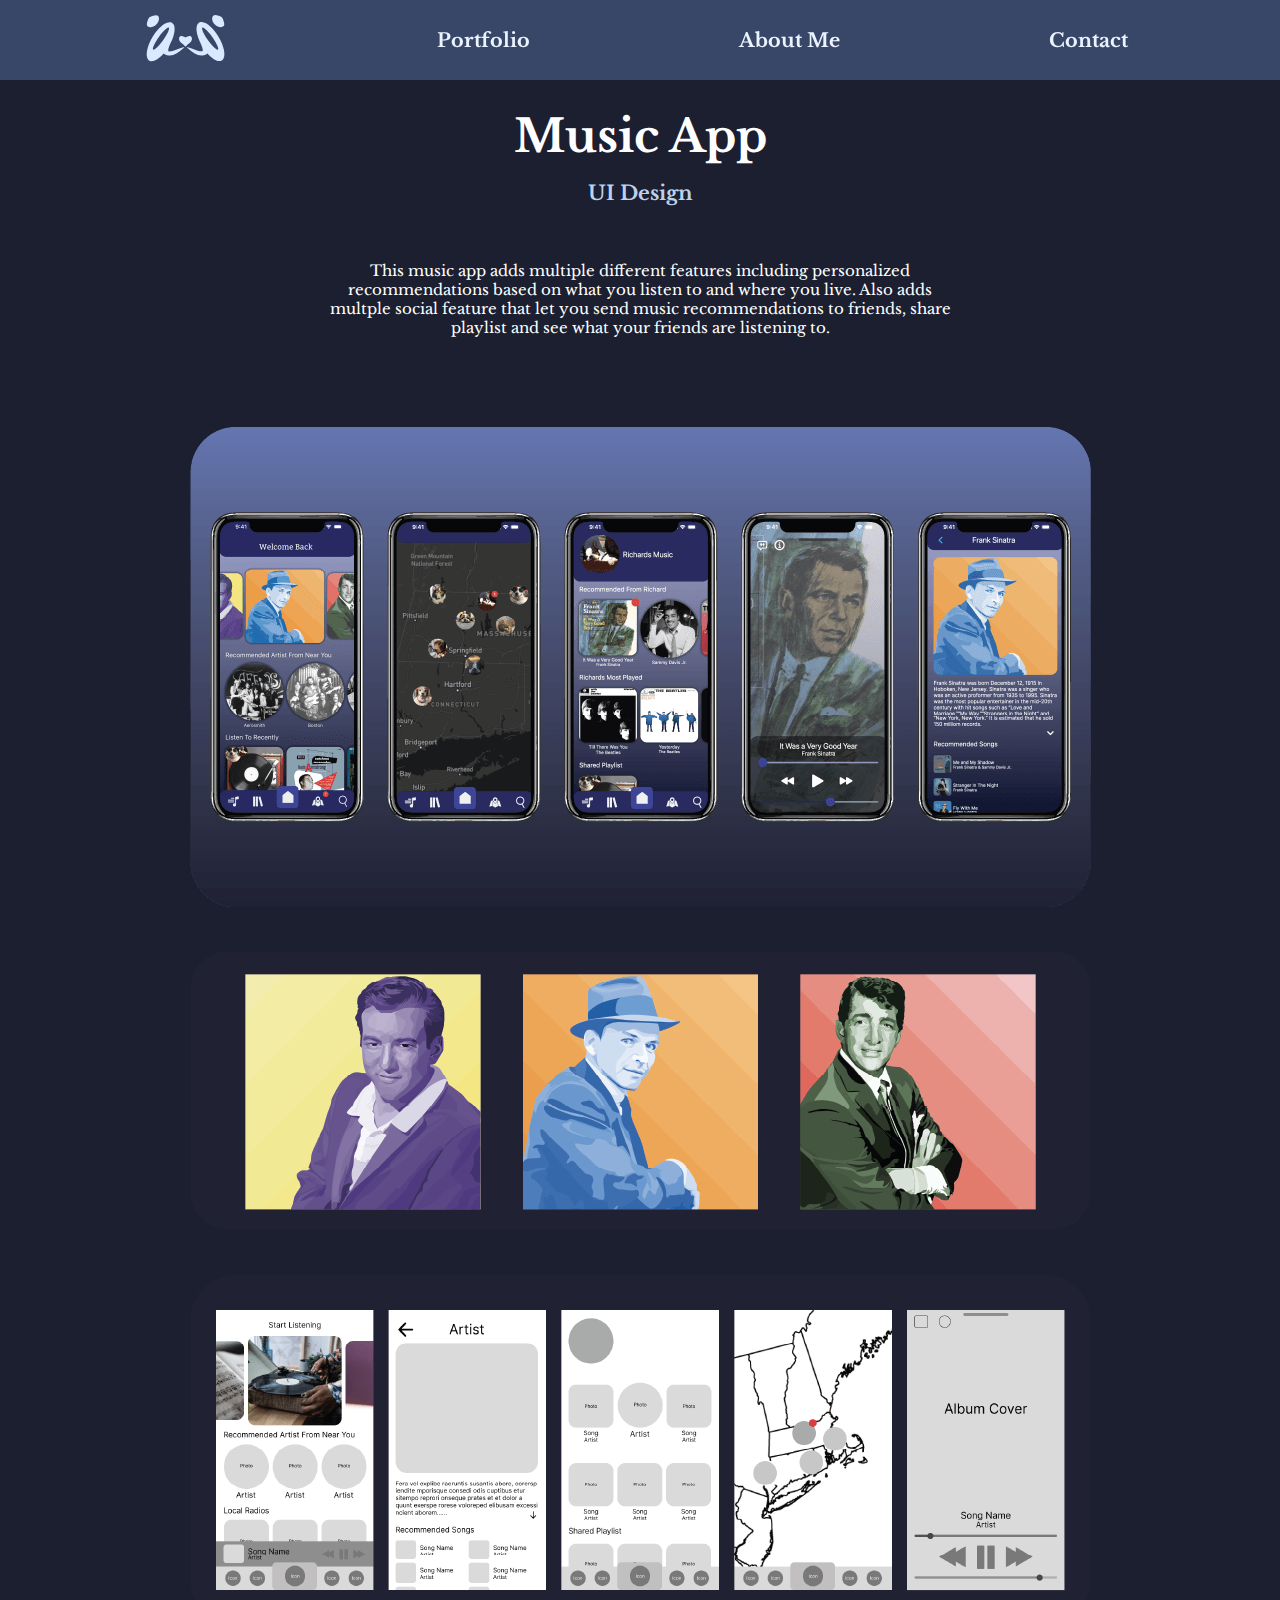
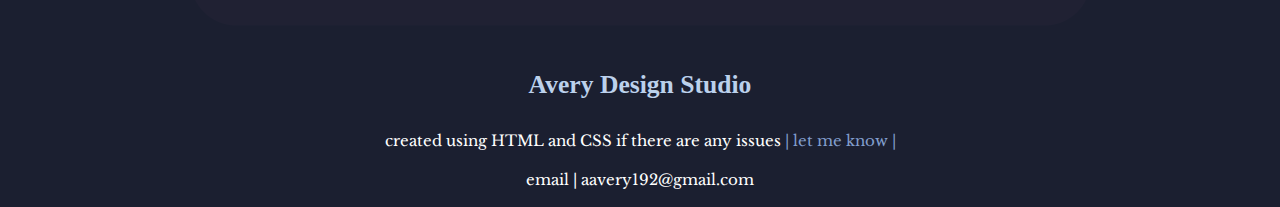
<file: music-app.html>
<!DOCTYPE html>
<html lang="en">
<head>
    <meta charset="UTF-8">
    <meta name="viewport" content="width=device-width, initial-scale=1.0">
    <link rel="stylesheet" href="project-pages.css" type="text/css">
<!-- baskerville regular code: font-family: 'Libre Baskerville', serif; -->
        <link rel="preconnect" href="https://fonts.googleapis.com"> 
        <link rel="preconnect" href="https://fonts.gstatic.com" crossorigin> 
        <link href="https://fonts.googleapis.com/css2?family=Libre+Baskerville&family=Style+Script&display=swap" rel="stylesheet">
<!-- baskerville bold -->
        <link rel="preconnect" href="https://fonts.googleapis.com"> 
        <link rel="preconnect" href="https://fonts.gstatic.com" crossorigin> 
        <link href="https://fonts.googleapis.com/css2?family=Libre+Baskerville:wght@400;700&family=Style+Script&display=swap" rel="stylesheet">
    
<!-- Rochester script code:font-family: 'Rochester', cursive;-->
        <link rel="preconnect" href="https://fonts.googleapis.com">
        <link rel="preconnect" href="https://fonts.gstatic.com" crossorigin>
        <link href="https://fonts.googleapis.com/css2?family=Praise&family=Rochester&display=swap" rel="stylesheet">
    <title>Avery Design Studio - Music</title>
    <link rel="icon" type="image/x-icon" href="fav-icon.png">
</head>
<body> 
        <nav id="navigation">
                <ul>
                    <li id="logo-item" ><a href="index.html">
                        <svg id="logo" data-name="Layer 1" xmlns="http://www.w3.org/2000/svg" version="1.1" viewBox="0 0 101 75">
                            <path class="cls-1" d="M31.74,53.26c-3.23,0,3.36-13.07,3.36-13.07,3.32-7.83,4.21-15.18,1.81-18.91-3.61-5.6-13.25-.96-21.54,10.36-8.29,11.32-12.09,25.03-8.49,30.63,3.18,4.93,11.04,1.91,18.54-6.61,0,0,2.47,2.36,7.44,2.36s9.65-3.05,16.79-9.26c-1.59-2-10.33,4.5-17.9,4.5ZM24.1,41.16c-5.14,7.02-10.13,11.42-11.15,9.83-1.02-1.58,2.32-8.55,7.46-15.57,5.14-7.01,10.13-11.41,11.15-9.83,1.02,1.59-2.32,8.55-7.46,15.57Z"/>
                            <path class="cls-1" d="M52.5,48.64c7.13,6.21,11.97,9.26,16.79,9.26s7.44-2.36,7.44-2.36c7.5,8.52,15.36,11.54,18.54,6.61,3.6-5.6-.2-19.31-8.49-30.63-8.29-11.32-17.94-15.96-21.54-10.36-2.4,3.73-1.51,11.08,1.81,18.91,0,0,6.59,13.07,3.36,13.07-7.57,0-16.31-6.5-17.9-4.5ZM70.58,25.48c1.02-1.58,6.01,2.82,11.15,9.83,5.14,7.02,8.48,13.99,7.46,15.57-1.02,1.59-6.01-2.82-11.15-9.83-5.14-7.01-8.48-13.98-7.46-15.57Z"/>
                            <path class="cls-1" d="M83.53,11.34c1.66-1.66,6.21,0,8.68,1.1,1.09.48,1.96,1.35,2.44,2.44,1.09,2.47,2.76,7.02,1.1,8.68-2.33,2.33-6.96,1.49-10.34-1.88-3.37-3.37-4.22-8-1.88-10.34Z"/>
                            <path class="cls-1" d="M18.64,11.41c-1.66-1.66-6.21,0-8.68,1.1-1.09.48-1.96,1.35-2.44,2.44-1.09,2.47-2.76,7.02-1.1,8.68,2.33,2.33,6.96,1.49,10.34-1.88,3.37-3.37,4.22-8,1.88-10.34Z"/>
                            <path class="cls-1" d="M57.88,41.15c-1,1.89-4.49,3.6-6.27,5.91-.15.2-.38.3-.61.3h-.03c-.23,0-.46-.11-.61-.3-1.77-2.31-5.27-4.02-6.27-5.91-1.36-2.57-.62-4.84.72-5.7.37-.24.79-.37,1.22-.37,1.28.01,2.81.63,4.47,1.63.15.09.32.12.49.11.17.02.33-.02.48-.11,1.66-1,3.19-1.62,4.48-1.63.43,0,.84.12,1.22.36,1.34.86,2.09,3.13.72,5.7Z"/>
                        </svg></a>
                    </li>
                    <li class="tab" id="portfolio-tab"><a href="portfolio.html">Portfolio</a></li>
                    <li class="tab" id="about-me-tab"><a href="index.html#about-me">About Me</a></li>
                    <li class="tab" id="contact-tab"><a href="index.html#contact">Contact</a></li>
                </ul>
        </nav>
        <section id="project-title">
            <h1>Music App</h1>
            <h2>UI Design</h2>
            <p>This music app adds multiple different features including personalized recommendations based on what you listen to and where you live. Also adds multple social feature that let you send music recommendations to friends, share playlist and see what your friends are listening to. </p>
        </section>
        <section id="project-container">
            <div>  
                <img src="project-photos/music/ui-design-8.png" alt="Lacs wood finish final packaging">
            </div> 
            <div> 
                <img src="project-photos/music/music-portraits-8.png" alt="Lacs logo sketchs">
            </div>
            <div> 
                <img src="project-photos/music/wireframe-8.png" alt="Final Lacs Logo Variation">
            </div>
        </section>
                <footer>
                <h2 id="footer-h2">Avery Design Studio</h2>
                <p id="footer-p">created using HTML and CSS if there are any issues <a id="footer-a" href="mailto:averydesignstudio192@gmail.com">| let me know |</a></p>
                <p id="footer-p">email | aavery192@gmail.com</p>
            </footer>
</body>
</html>
</file>
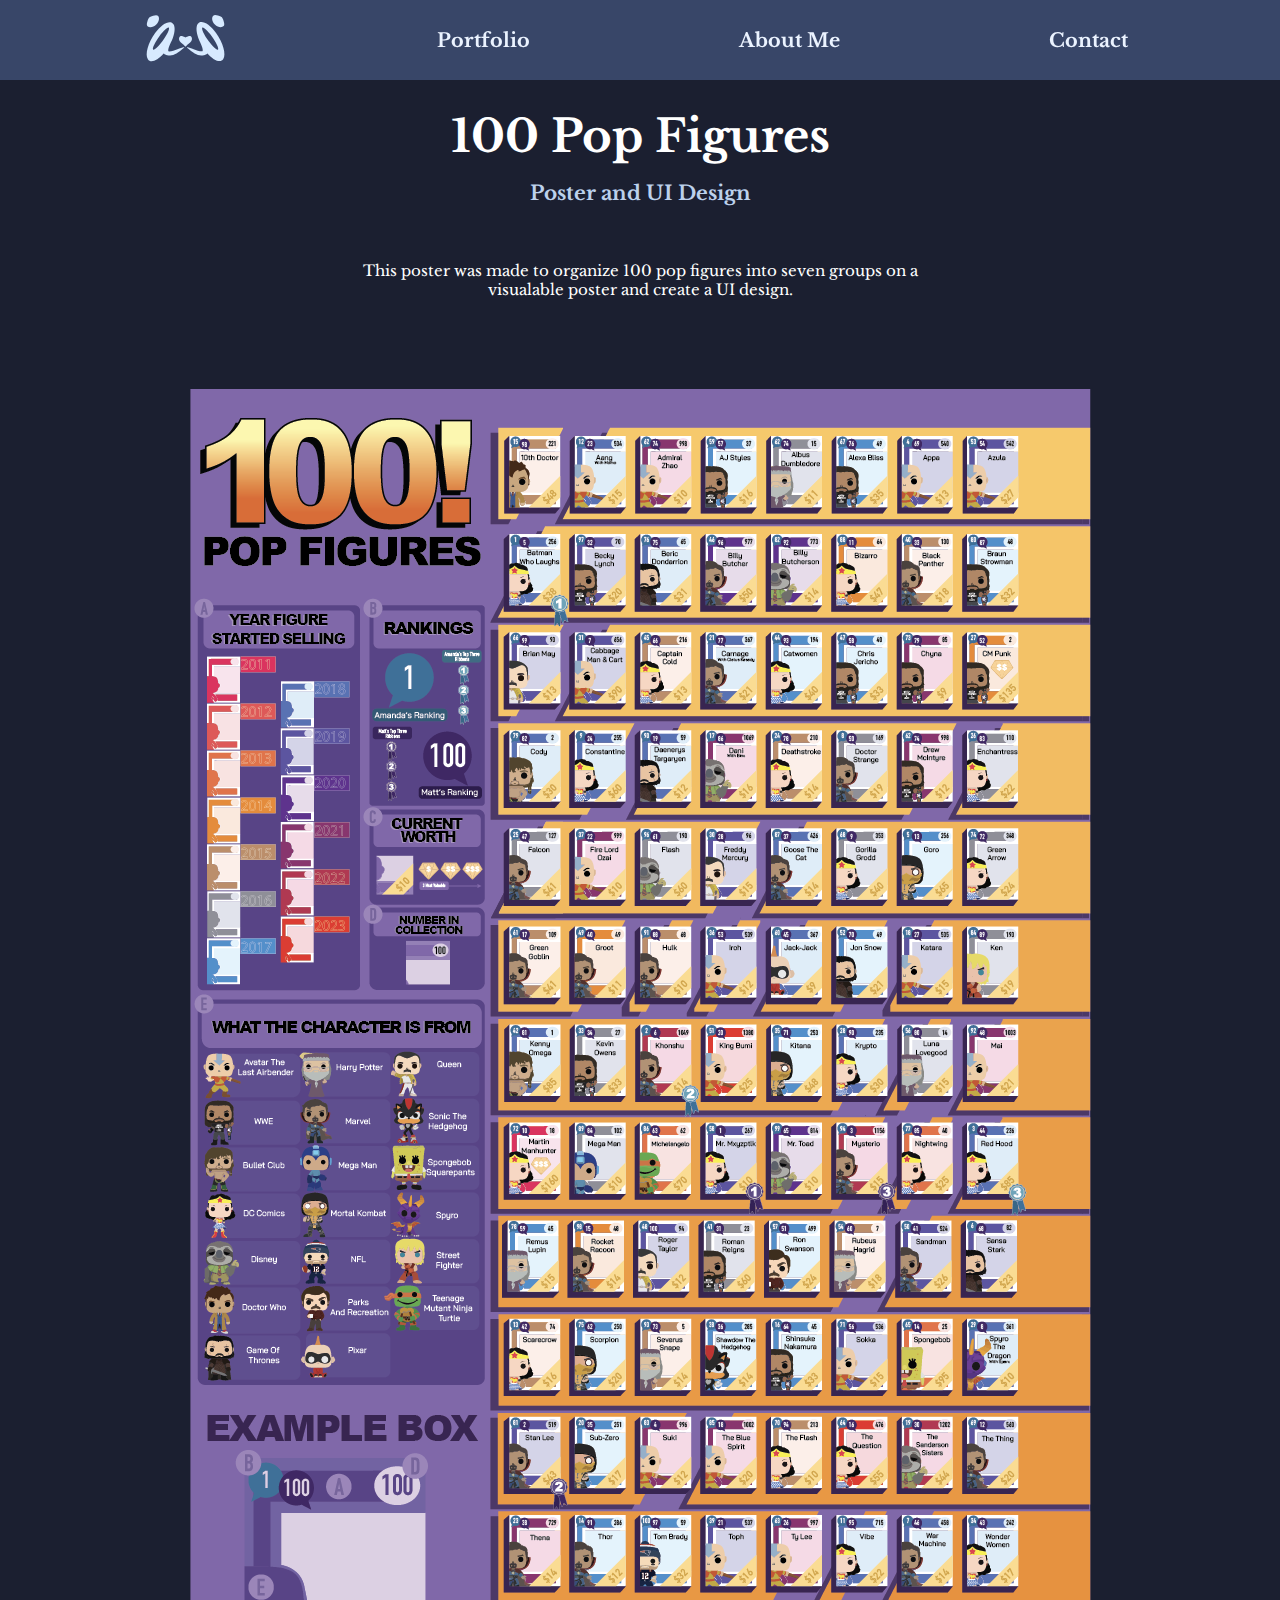
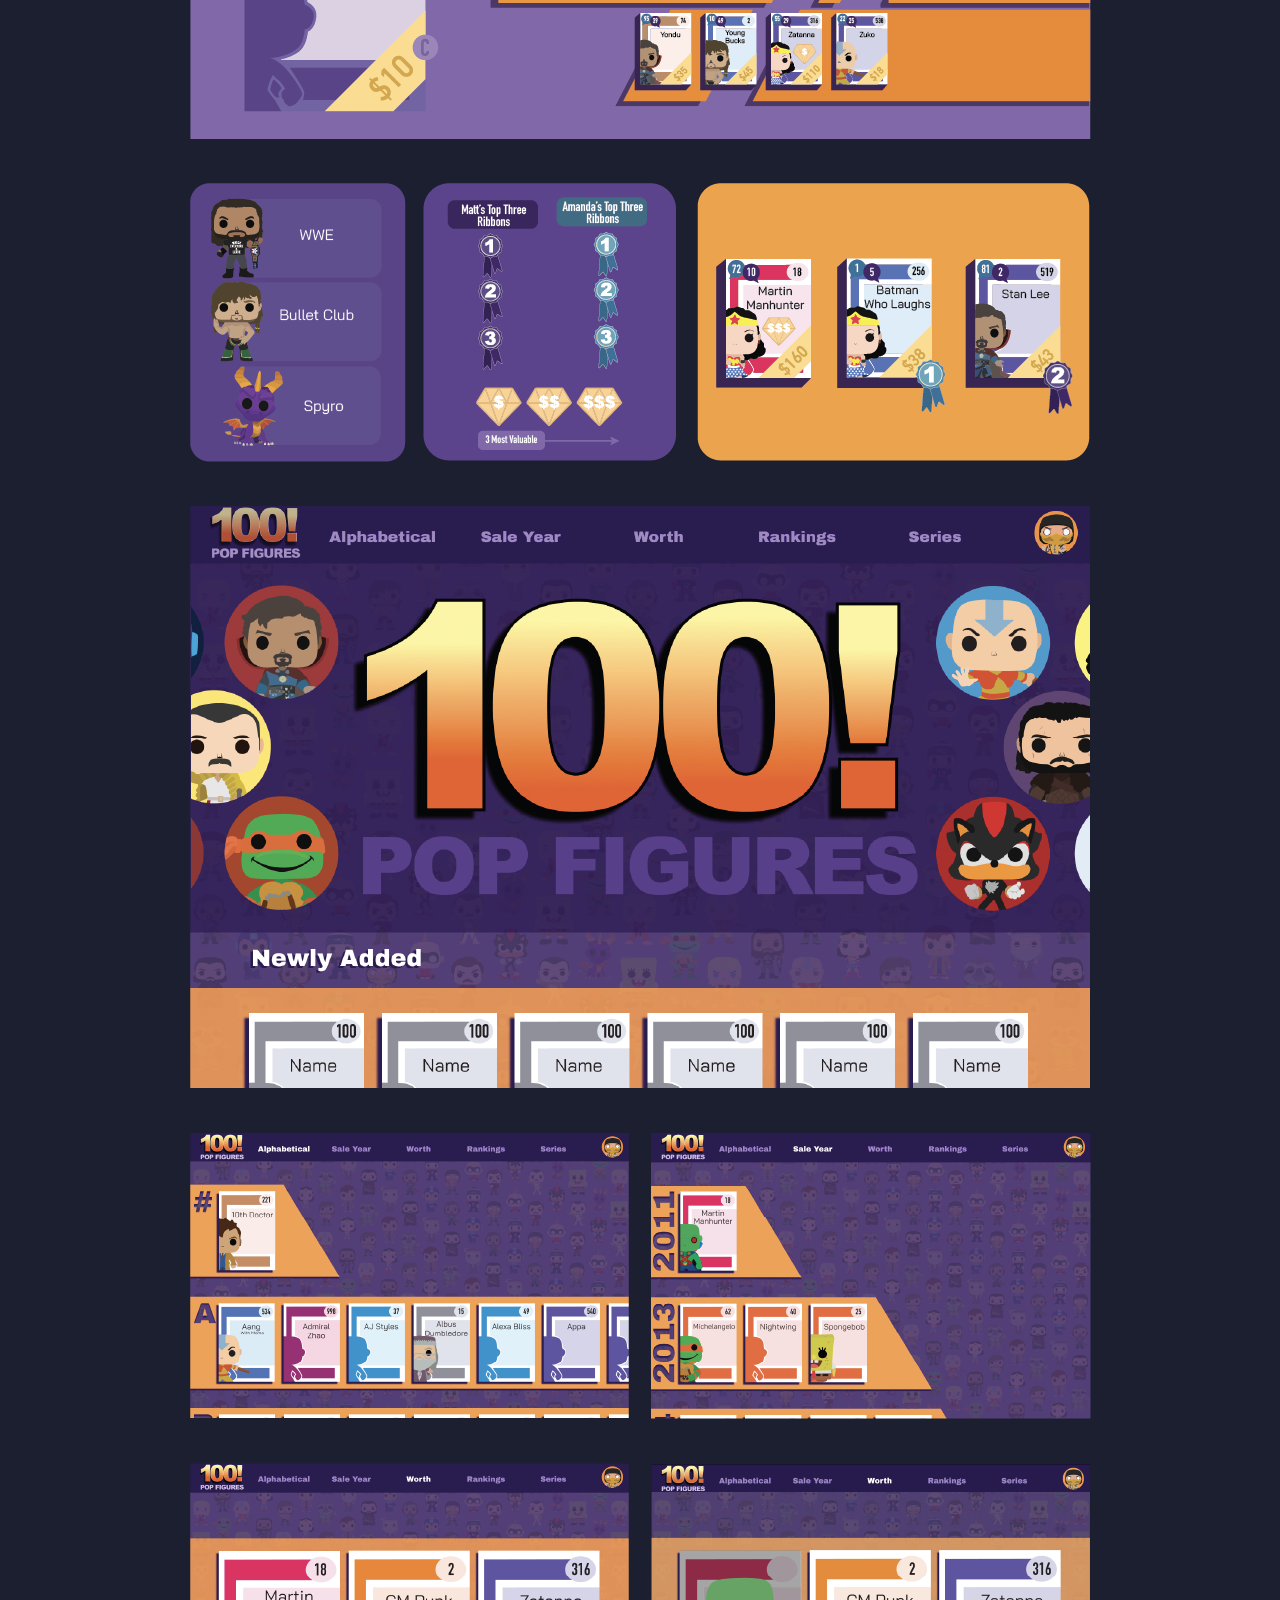
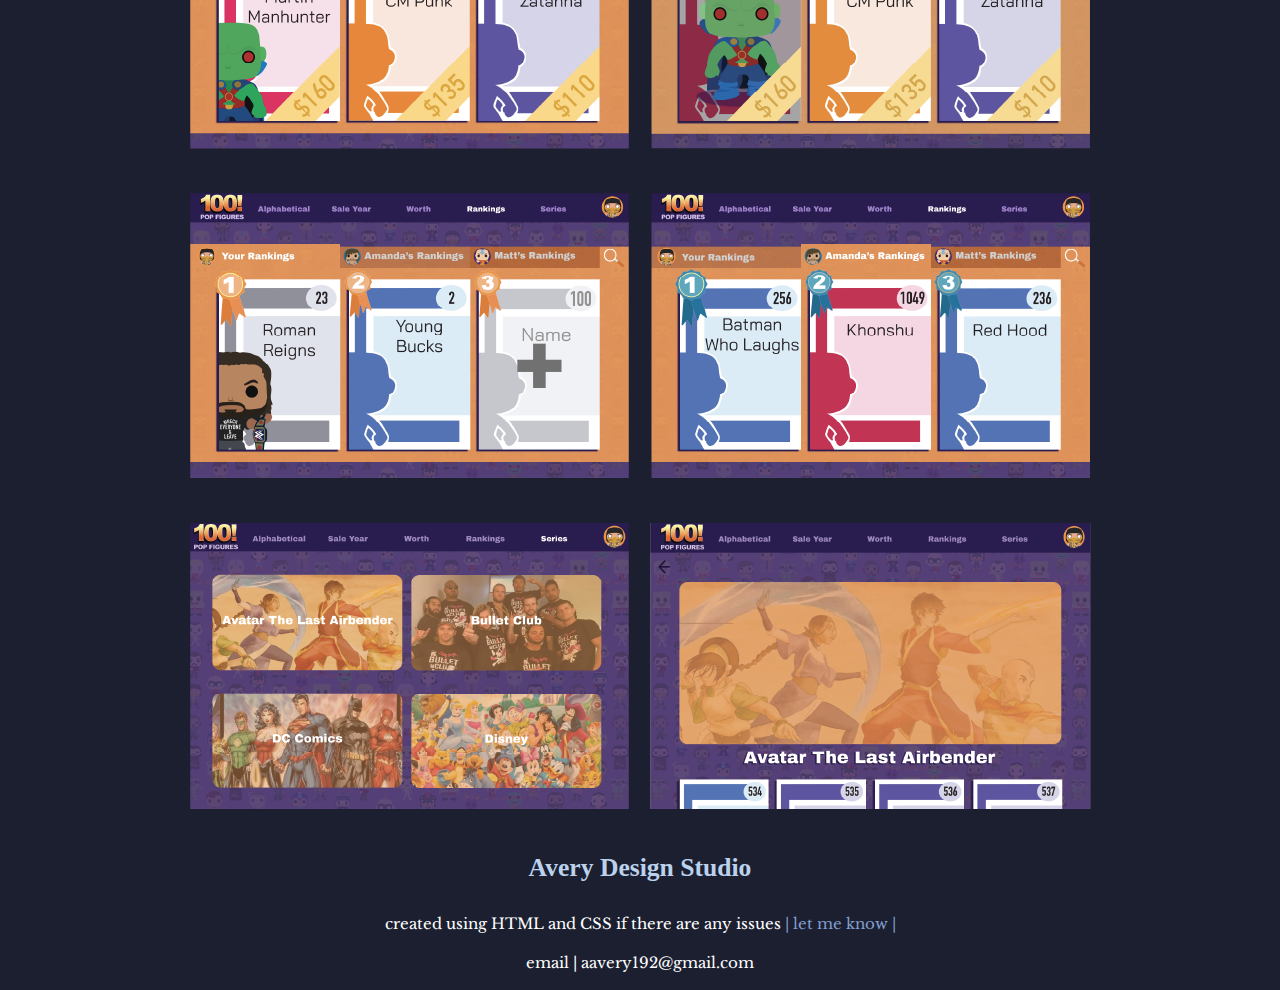
<file: pop-figures.html>
<!DOCTYPE html>
<html lang="en">
<head>
    <meta charset="UTF-8">
    <meta name="viewport" content="width=device-width, initial-scale=1.0">
    <link rel="stylesheet" href="project-pages.css" type="text/css">
<!-- baskerville regular code: font-family: 'Libre Baskerville', serif; -->
        <link rel="preconnect" href="https://fonts.googleapis.com"> 
        <link rel="preconnect" href="https://fonts.gstatic.com" crossorigin> 
        <link href="https://fonts.googleapis.com/css2?family=Libre+Baskerville&family=Style+Script&display=swap" rel="stylesheet">
<!-- baskerville bold -->
        <link rel="preconnect" href="https://fonts.googleapis.com"> 
        <link rel="preconnect" href="https://fonts.gstatic.com" crossorigin> 
        <link href="https://fonts.googleapis.com/css2?family=Libre+Baskerville:wght@400;700&family=Style+Script&display=swap" rel="stylesheet">
    
<!-- Rochester script code:font-family: 'Rochester', cursive;-->
        <link rel="preconnect" href="https://fonts.googleapis.com">
        <link rel="preconnect" href="https://fonts.gstatic.com" crossorigin>
        <link href="https://fonts.googleapis.com/css2?family=Praise&family=Rochester&display=swap" rel="stylesheet">
    <title>Avery Design Studio - 100 Pop Figures</title>
    <link rel="icon" type="image/x-icon" href="fav-icon.png">
</head>
<body> 
        <nav id="navigation">
                <ul>
                    <li id="logo-item" ><a href="index.html">
                        <svg id="logo" data-name="Layer 1" xmlns="http://www.w3.org/2000/svg" version="1.1" viewBox="0 0 101 75">
                            <path class="cls-1" d="M31.74,53.26c-3.23,0,3.36-13.07,3.36-13.07,3.32-7.83,4.21-15.18,1.81-18.91-3.61-5.6-13.25-.96-21.54,10.36-8.29,11.32-12.09,25.03-8.49,30.63,3.18,4.93,11.04,1.91,18.54-6.61,0,0,2.47,2.36,7.44,2.36s9.65-3.05,16.79-9.26c-1.59-2-10.33,4.5-17.9,4.5ZM24.1,41.16c-5.14,7.02-10.13,11.42-11.15,9.83-1.02-1.58,2.32-8.55,7.46-15.57,5.14-7.01,10.13-11.41,11.15-9.83,1.02,1.59-2.32,8.55-7.46,15.57Z"/>
                            <path class="cls-1" d="M52.5,48.64c7.13,6.21,11.97,9.26,16.79,9.26s7.44-2.36,7.44-2.36c7.5,8.52,15.36,11.54,18.54,6.61,3.6-5.6-.2-19.31-8.49-30.63-8.29-11.32-17.94-15.96-21.54-10.36-2.4,3.73-1.51,11.08,1.81,18.91,0,0,6.59,13.07,3.36,13.07-7.57,0-16.31-6.5-17.9-4.5ZM70.58,25.48c1.02-1.58,6.01,2.82,11.15,9.83,5.14,7.02,8.48,13.99,7.46,15.57-1.02,1.59-6.01-2.82-11.15-9.83-5.14-7.01-8.48-13.98-7.46-15.57Z"/>
                            <path class="cls-1" d="M83.53,11.34c1.66-1.66,6.21,0,8.68,1.1,1.09.48,1.96,1.35,2.44,2.44,1.09,2.47,2.76,7.02,1.1,8.68-2.33,2.33-6.96,1.49-10.34-1.88-3.37-3.37-4.22-8-1.88-10.34Z"/>
                            <path class="cls-1" d="M18.64,11.41c-1.66-1.66-6.21,0-8.68,1.1-1.09.48-1.96,1.35-2.44,2.44-1.09,2.47-2.76,7.02-1.1,8.68,2.33,2.33,6.96,1.49,10.34-1.88,3.37-3.37,4.22-8,1.88-10.34Z"/>
                            <path class="cls-1" d="M57.88,41.15c-1,1.89-4.49,3.6-6.27,5.91-.15.2-.38.3-.61.3h-.03c-.23,0-.46-.11-.61-.3-1.77-2.31-5.27-4.02-6.27-5.91-1.36-2.57-.62-4.84.72-5.7.37-.24.79-.37,1.22-.37,1.28.01,2.81.63,4.47,1.63.15.09.32.12.49.11.17.02.33-.02.48-.11,1.66-1,3.19-1.62,4.48-1.63.43,0,.84.12,1.22.36,1.34.86,2.09,3.13.72,5.7Z"/>
                        </svg></a>
                    </li>
                    <li class="tab" id="portfolio-tab"><a href="portfolio.html">Portfolio</a></li>
                    <li class="tab" id="about-me-tab"><a href="index.html#about-me">About Me</a></li>
                    <li class="tab" id="contact-tab"><a href="index.html#contact">Contact</a></li>
                </ul>
        </nav>
        <section id="project-title">
            <h1>100 Pop Figures</h1>
            <h2>Poster and UI Design</h2>
            <p>This poster was made to organize 100 pop figures into seven groups on a visualable poster and create a UI design.</p>
        </section>
        <section id="project-container">
            <div>  
                <img src="project-photos/100-things/100-things-poster.png" alt="Little Leaf Logo">
            </div> 
            <div> 
                <img src="project-photos/100-things/poster-parts.png" alt="brand patterns">
            </div>
            <div> 
                <img src="project-photos/100-things/website-front.png" alt="five green brand color scheme">
            </div>
            <div> 
                <img src="project-photos/100-things/webpages1.png" alt="logo on alternative background colors">
            </div>
            <div> 
                <img src="project-photos/100-things/webpages2.png" alt="brand fonts Bodoni Oldstyle 72 ">
            </div>
            <div> 
                <img src="project-photos/100-things/webpages3.png" alt="brand fonts Bodoni Oldstyle 72 ">
            </div>
            <div> 
                <img src="project-photos/100-things/webpages4.png" alt="brand fonts Bodoni Oldstyle 72 ">
            </div>
        </section>
                <footer>
                <h2 id="footer-h2">Avery Design Studio</h2>
                <p id="footer-p">created using HTML and CSS if there are any issues <a id="footer-a" href="mailto:averydesignstudio192@gmail.com">| let me know |</a></p>
                <p id="footer-p">email | aavery192@gmail.com</p>
            </footer>
</body>
</html>
</file>
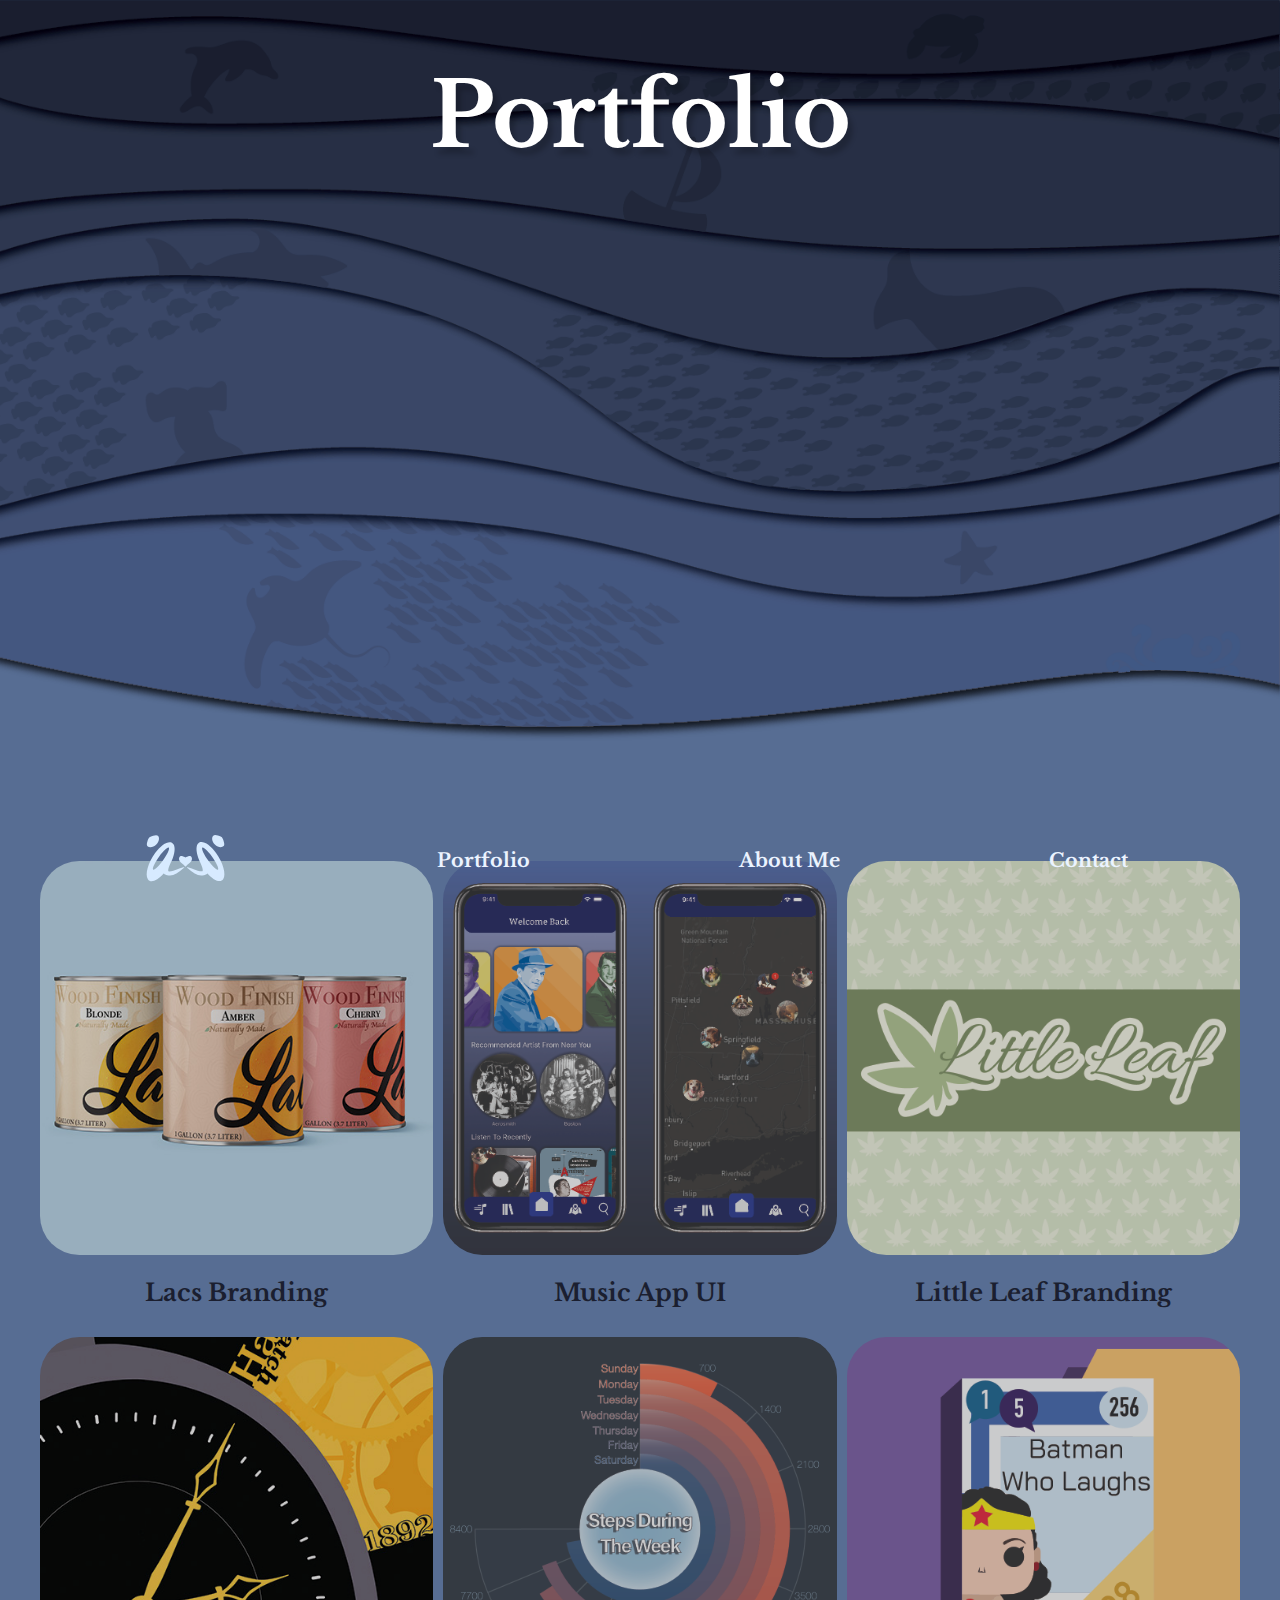
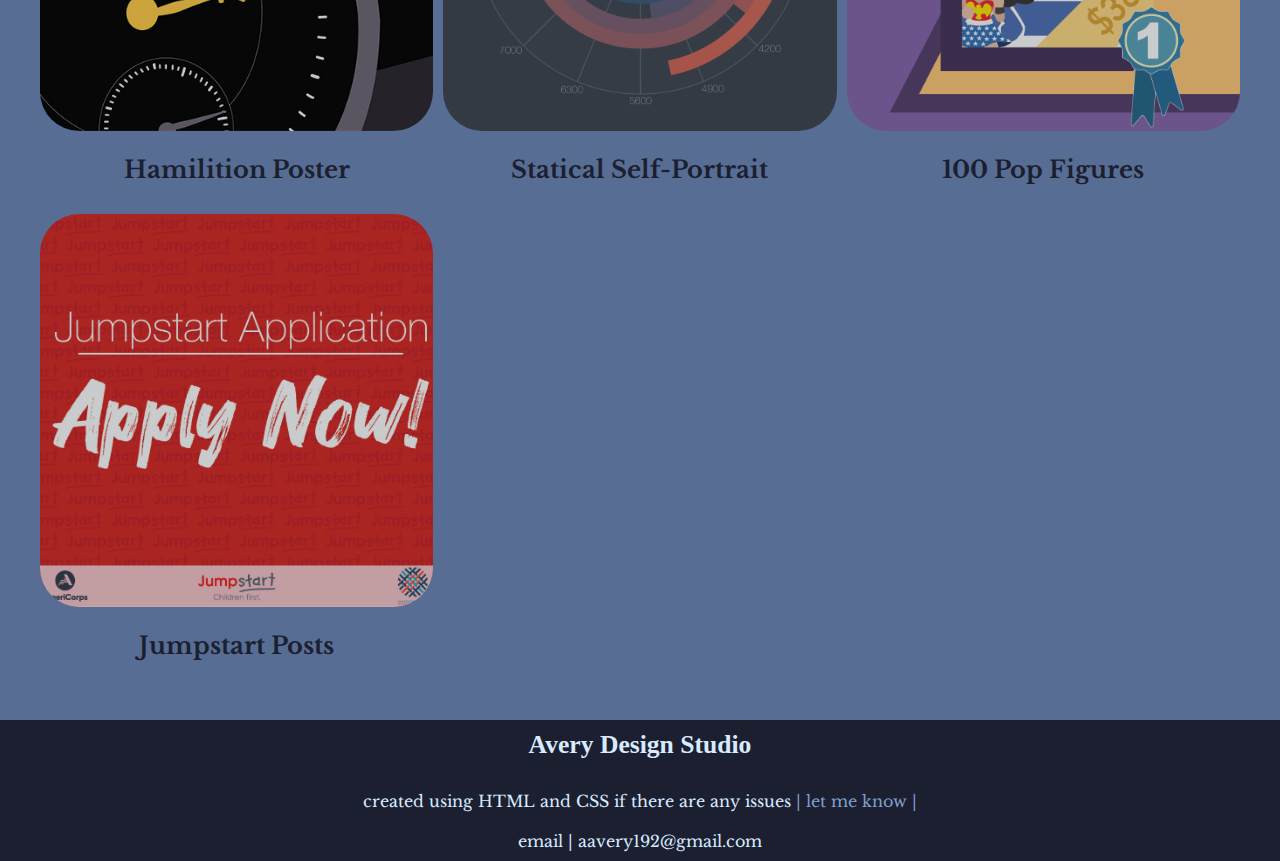
<file: portfolio.html>
<!DOCTYPE html>
<html lang="en">
<head>
    <meta charset="UTF-8">
    <meta name="viewport" content="width=device-width, initial-scale=1.0">
    <link rel="stylesheet" href="portfolio.css" type="text/css">
    <link rel="stylesheet" href="navigation.css" type="text/css">
<!-- baskerville regular code: font-family: 'Libre Baskerville', serif; -->
        <link rel="preconnect" href="https://fonts.googleapis.com"> 
        <link rel="preconnect" href="https://fonts.gstatic.com" crossorigin> 
        <link href="https://fonts.googleapis.com/css2?family=Libre+Baskerville&family=Style+Script&display=swap" rel="stylesheet">
<!-- baskerville bold -->
        <link rel="preconnect" href="https://fonts.googleapis.com"> 
        <link rel="preconnect" href="https://fonts.gstatic.com" crossorigin> 
        <link href="https://fonts.googleapis.com/css2?family=Libre+Baskerville:wght@400;700&family=Style+Script&display=swap" rel="stylesheet">
    
<!-- Rochester script code:font-family: 'Rochester', cursive;-->
        <link rel="preconnect" href="https://fonts.googleapis.com">
        <link rel="preconnect" href="https://fonts.gstatic.com" crossorigin>
        <link href="https://fonts.googleapis.com/css2?family=Praise&family=Rochester&display=swap" rel="stylesheet">
    <title>Avery Design Studio - Portfolio</title>
    <link rel="icon" type="image/x-icon" href="fav-icon.png">
</head>
<body> 
    <section class="header">
        <h1>Portfolio</h1>
    </section>
    <nav id="navigation">
        <ul>
            <li id="logo-item" ><a href="index.html">
                <svg id="logo" data-name="Layer 1" xmlns="http://www.w3.org/2000/svg" version="1.1" viewBox="0 0 101 75">
                    <path class="cls-1" d="M31.74,53.26c-3.23,0,3.36-13.07,3.36-13.07,3.32-7.83,4.21-15.18,1.81-18.91-3.61-5.6-13.25-.96-21.54,10.36-8.29,11.32-12.09,25.03-8.49,30.63,3.18,4.93,11.04,1.91,18.54-6.61,0,0,2.47,2.36,7.44,2.36s9.65-3.05,16.79-9.26c-1.59-2-10.33,4.5-17.9,4.5ZM24.1,41.16c-5.14,7.02-10.13,11.42-11.15,9.83-1.02-1.58,2.32-8.55,7.46-15.57,5.14-7.01,10.13-11.41,11.15-9.83,1.02,1.59-2.32,8.55-7.46,15.57Z"/>
                    <path class="cls-1" d="M52.5,48.64c7.13,6.21,11.97,9.26,16.79,9.26s7.44-2.36,7.44-2.36c7.5,8.52,15.36,11.54,18.54,6.61,3.6-5.6-.2-19.31-8.49-30.63-8.29-11.32-17.94-15.96-21.54-10.36-2.4,3.73-1.51,11.08,1.81,18.91,0,0,6.59,13.07,3.36,13.07-7.57,0-16.31-6.5-17.9-4.5ZM70.58,25.48c1.02-1.58,6.01,2.82,11.15,9.83,5.14,7.02,8.48,13.99,7.46,15.57-1.02,1.59-6.01-2.82-11.15-9.83-5.14-7.01-8.48-13.98-7.46-15.57Z"/>
                    <path class="cls-1" d="M83.53,11.34c1.66-1.66,6.21,0,8.68,1.1,1.09.48,1.96,1.35,2.44,2.44,1.09,2.47,2.76,7.02,1.1,8.68-2.33,2.33-6.96,1.49-10.34-1.88-3.37-3.37-4.22-8-1.88-10.34Z"/>
                    <path class="cls-1" d="M18.64,11.41c-1.66-1.66-6.21,0-8.68,1.1-1.09.48-1.96,1.35-2.44,2.44-1.09,2.47-2.76,7.02-1.1,8.68,2.33,2.33,6.96,1.49,10.34-1.88,3.37-3.37,4.22-8,1.88-10.34Z"/>
                    <path class="cls-1" d="M57.88,41.15c-1,1.89-4.49,3.6-6.27,5.91-.15.2-.38.3-.61.3h-.03c-.23,0-.46-.11-.61-.3-1.77-2.31-5.27-4.02-6.27-5.91-1.36-2.57-.62-4.84.72-5.7.37-.24.79-.37,1.22-.37,1.28.01,2.81.63,4.47,1.63.15.09.32.12.49.11.17.02.33-.02.48-.11,1.66-1,3.19-1.62,4.48-1.63.43,0,.84.12,1.22.36,1.34.86,2.09,3.13.72,5.7Z"/>
                </svg></a>
            </li>
            <li class="tab" id="portfolio-tab"><a href="portfolio.html">Portfolio</a></li>
            <li class="tab" id="about-me-tab"><a href="index.html#about-me">About Me</a></li>
            <li class="tab" id="contact-tab"><a href="index.html#contact">Contact</a></li>
        </ul>
    </nav>
        <div class="projects">
            <div class="projects-and-titles">
                <a href="lacs.html"><img class="project" src="assets/portfolio-photos/lacs.jpg" alt="Lacs Branding"></a>
                <h2>Lacs Branding</h2>
            </div>
            <div class="projects-and-titles">
                <a href="music-app.html"><img class="project" src="assets/portfolio-photos/music.jpg" alt="Music App UI"></a>
                <h2>Music App UI</h2>
            </div>
            <div class="projects-and-titles">
                <a href="little-leaf.html"><img class="project" src="assets/portfolio-photos/littleleaf.jpg" alt="Little Leaf Branding"></a>
                <h2>Little Leaf Branding</h2>
            </div>
            <div class="projects-and-titles">
                <a href="hamiltion-poster.html"><img class="project" src="assets/portfolio-photos/hamiltion.jpg" alt="Hamilition Poster"></a>
                <h2>Hamilition Poster</h2>
            </div>
            <div class="projects-and-titles">
                <a href="statical-self-portrait.html"><img class="project" src="assets/portfolio-photos/graph.jpg" alt=""></a>
                <h2>Statical Self-Portrait</h2>
            </div>
            <div class="projects-and-titles">
                <a href="pop-figures.html"><img class="project" src="assets/portfolio-photos/100things.jpg" alt="100 Pop Figures"></a>
                <h2>100 Pop Figures</h2>
            </div>
            <div class="projects-and-titles">
                <a href="jumpstart-post.html"><img class="project" src="assets/portfolio-photos/jumpstart.jpg" alt="Jumpstart Posts"></a>
                <h2>Jumpstart Posts</h2>
            </div>
        </div>

        <footer>
            <h2 id="footer-h2">Avery Design Studio</h2>
            <p id="footer-p">created using HTML and CSS if there are any issues <a id="footer-a" href="mailto:averydesignstudio192@gmail.com">| let me know |</a></p>
            <p id="footer-p">email | aavery192@gmail.com</p>
        </footer>
        <script src="index.js"></script>
    </body>
</html>
</file>
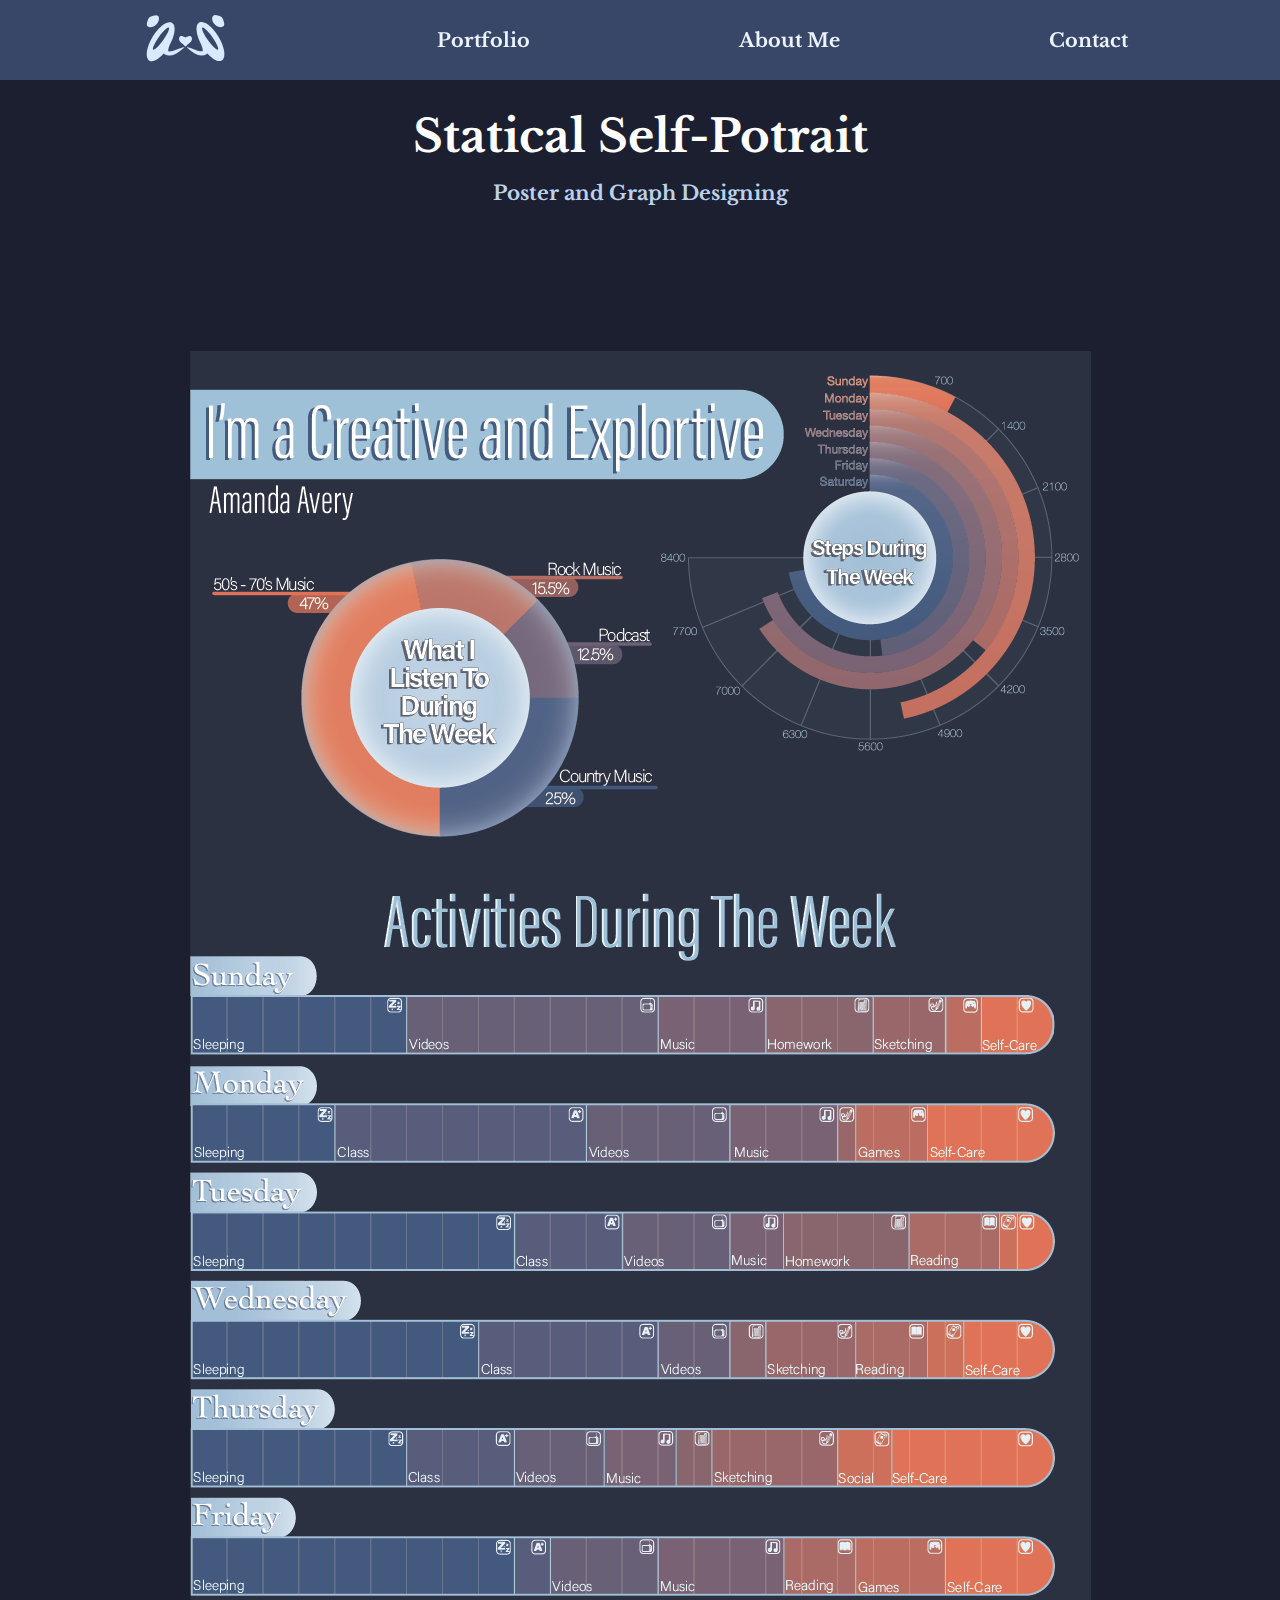
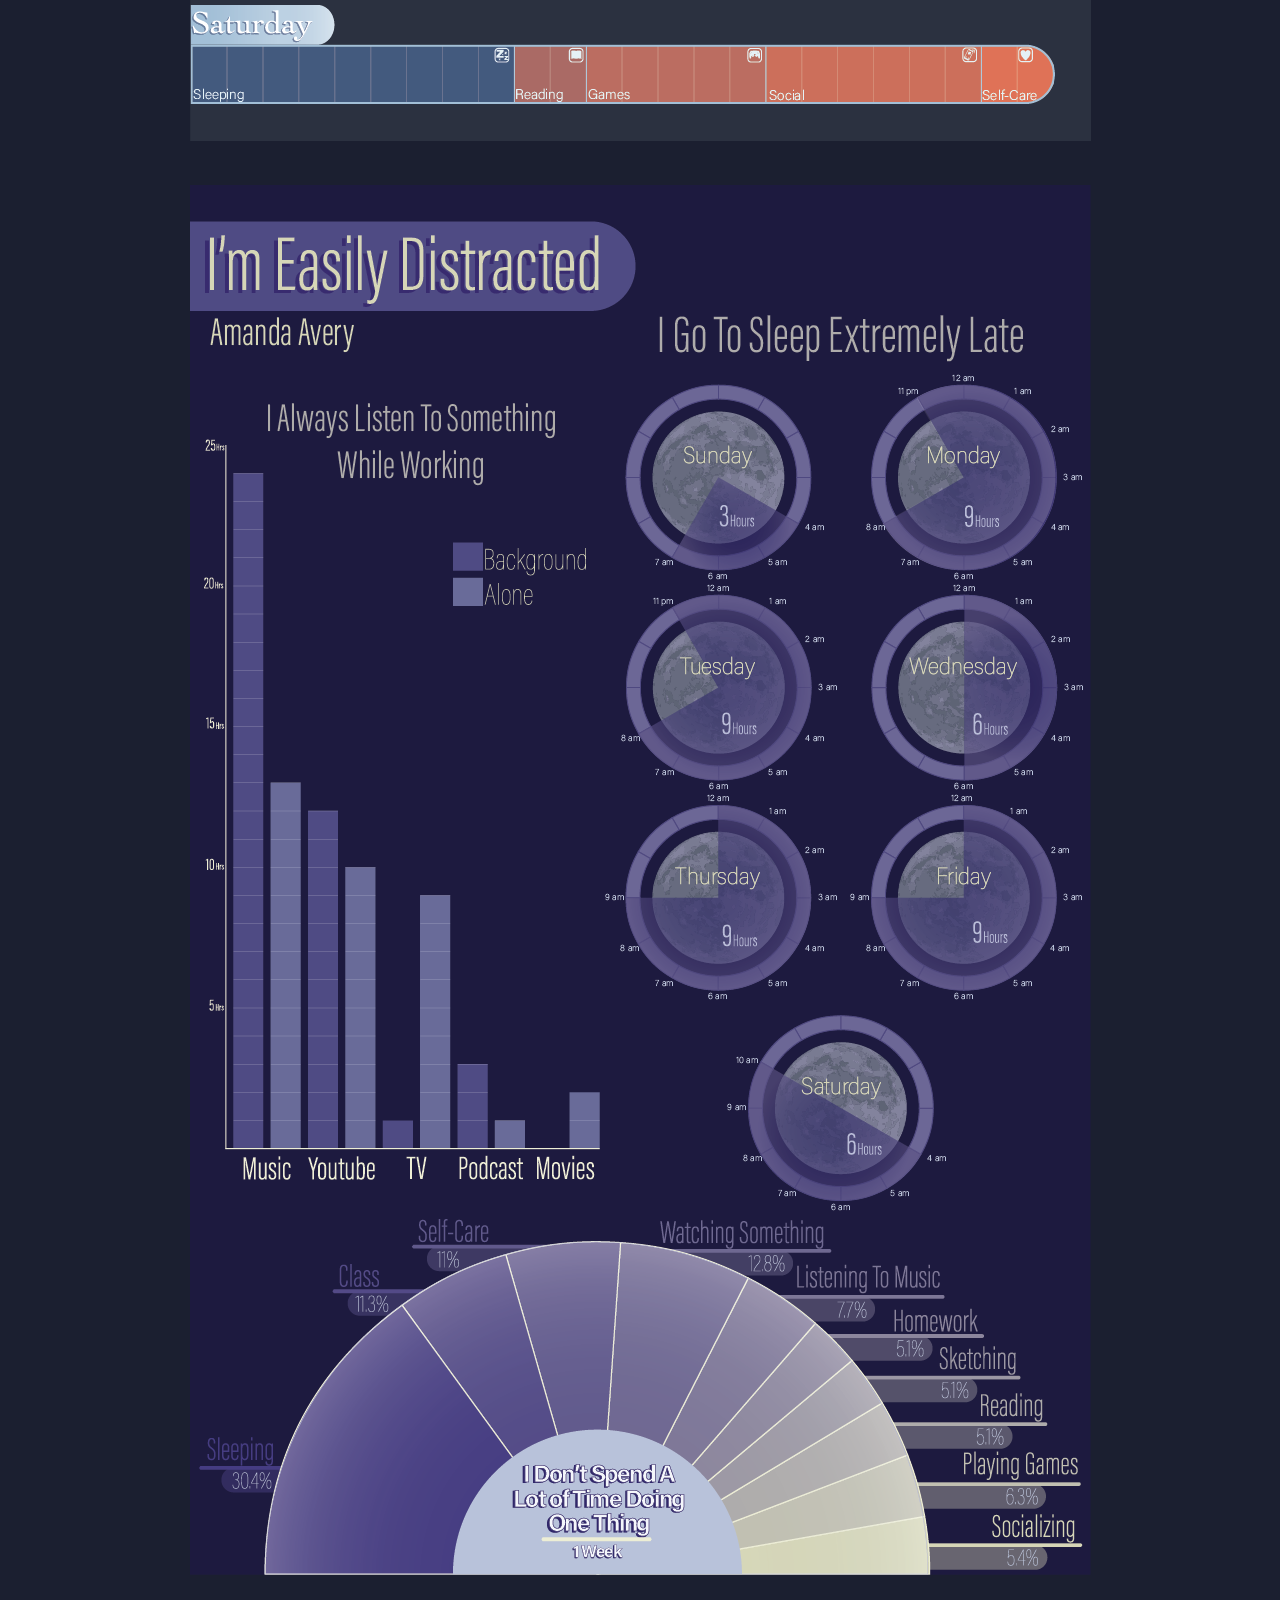
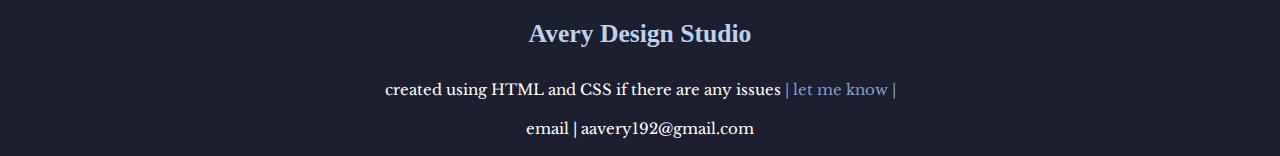
<file: statical-self-portrait.html>
<!DOCTYPE html>
<html lang="en">
<head>
    <meta charset="UTF-8">
    <meta name="viewport" content="width=device-width, initial-scale=1.0">
    <link rel="stylesheet" href="project-pages.css" type="text/css">
<!-- baskerville regular code: font-family: 'Libre Baskerville', serif; -->
        <link rel="preconnect" href="https://fonts.googleapis.com"> 
        <link rel="preconnect" href="https://fonts.gstatic.com" crossorigin> 
        <link href="https://fonts.googleapis.com/css2?family=Libre+Baskerville&family=Style+Script&display=swap" rel="stylesheet">
<!-- baskerville bold -->
        <link rel="preconnect" href="https://fonts.googleapis.com"> 
        <link rel="preconnect" href="https://fonts.gstatic.com" crossorigin> 
        <link href="https://fonts.googleapis.com/css2?family=Libre+Baskerville:wght@400;700&family=Style+Script&display=swap" rel="stylesheet">
    
<!-- Rochester script code:font-family: 'Rochester', cursive;-->
        <link rel="preconnect" href="https://fonts.googleapis.com">
        <link rel="preconnect" href="https://fonts.gstatic.com" crossorigin>
        <link href="https://fonts.googleapis.com/css2?family=Praise&family=Rochester&display=swap" rel="stylesheet">
    <title>Avery Design Studio - Statical Self-Potrait</title>
    <link rel="icon" type="image/x-icon" href="fav-icon.png">
</head>
<body> 
        <nav id="navigation">
                <ul>
                    <li id="logo-item" ><a href="index.html">
                        <svg id="logo" data-name="Layer 1" xmlns="http://www.w3.org/2000/svg" version="1.1" viewBox="0 0 101 75">
                            <path class="cls-1" d="M31.74,53.26c-3.23,0,3.36-13.07,3.36-13.07,3.32-7.83,4.21-15.18,1.81-18.91-3.61-5.6-13.25-.96-21.54,10.36-8.29,11.32-12.09,25.03-8.49,30.63,3.18,4.93,11.04,1.91,18.54-6.61,0,0,2.47,2.36,7.44,2.36s9.65-3.05,16.79-9.26c-1.59-2-10.33,4.5-17.9,4.5ZM24.1,41.16c-5.14,7.02-10.13,11.42-11.15,9.83-1.02-1.58,2.32-8.55,7.46-15.57,5.14-7.01,10.13-11.41,11.15-9.83,1.02,1.59-2.32,8.55-7.46,15.57Z"/>
                            <path class="cls-1" d="M52.5,48.64c7.13,6.21,11.97,9.26,16.79,9.26s7.44-2.36,7.44-2.36c7.5,8.52,15.36,11.54,18.54,6.61,3.6-5.6-.2-19.31-8.49-30.63-8.29-11.32-17.94-15.96-21.54-10.36-2.4,3.73-1.51,11.08,1.81,18.91,0,0,6.59,13.07,3.36,13.07-7.57,0-16.31-6.5-17.9-4.5ZM70.58,25.48c1.02-1.58,6.01,2.82,11.15,9.83,5.14,7.02,8.48,13.99,7.46,15.57-1.02,1.59-6.01-2.82-11.15-9.83-5.14-7.01-8.48-13.98-7.46-15.57Z"/>
                            <path class="cls-1" d="M83.53,11.34c1.66-1.66,6.21,0,8.68,1.1,1.09.48,1.96,1.35,2.44,2.44,1.09,2.47,2.76,7.02,1.1,8.68-2.33,2.33-6.96,1.49-10.34-1.88-3.37-3.37-4.22-8-1.88-10.34Z"/>
                            <path class="cls-1" d="M18.64,11.41c-1.66-1.66-6.21,0-8.68,1.1-1.09.48-1.96,1.35-2.44,2.44-1.09,2.47-2.76,7.02-1.1,8.68,2.33,2.33,6.96,1.49,10.34-1.88,3.37-3.37,4.22-8,1.88-10.34Z"/>
                            <path class="cls-1" d="M57.88,41.15c-1,1.89-4.49,3.6-6.27,5.91-.15.2-.38.3-.61.3h-.03c-.23,0-.46-.11-.61-.3-1.77-2.31-5.27-4.02-6.27-5.91-1.36-2.57-.62-4.84.72-5.7.37-.24.79-.37,1.22-.37,1.28.01,2.81.63,4.47,1.63.15.09.32.12.49.11.17.02.33-.02.48-.11,1.66-1,3.19-1.62,4.48-1.63.43,0,.84.12,1.22.36,1.34.86,2.09,3.13.72,5.7Z"/>
                        </svg></a>
                    </li>
                    <li class="tab" id="portfolio-tab"><a href="portfolio.html">Portfolio</a></li>
                    <li class="tab" id="about-me-tab"><a href="index.html#about-me">About Me</a></li>
                    <li class="tab" id="contact-tab"><a href="index.html#contact">Contact</a></li>
                </ul>
        </nav>
        <section id="project-title">
            <h1>Statical Self-Potrait</h1>
            <h2>Poster and Graph Designing</h2>
            <p> </p>
        </section>
        <section id="project-container">
            <div> 
                <img src="project-photos/graphs/positive-graphs.png" alt="Lacs logo sketchs">
            </div>
            <div>  
                <img src="project-photos/graphs/negative-graphs.png" alt="Lacs wood finish final packaging">
            </div> 
        </section>
                <footer>
                <h2 id="footer-h2">Avery Design Studio</h2>
                <p id="footer-p">created using HTML and CSS if there are any issues <a id="footer-a" href="mailto:averydesignstudio192@gmail.com">| let me know |</a></p>
                <p id="footer-p">email | aavery192@gmail.com</p>
            </footer>
</body>
</html>
</file>
<file: main.css>
body{
        margin: 0;
        background-image: url(assets/reverselightbackground2.png);
        background-repeat: no-repeat;
        background-size:contain;
        background-color: #576D93;
        font-family: 'Libre Baskerville', serif;
        overflow-x: hidden;
/* page grid Start*/
            display: grid;
            grid-template-areas: 
            "h"
            "p"
            "a"
            "c";
    }
/* page grid End*/
    
    section{
        height: 54vw;
    }
/* hero section Start*/
    .hero{
    grid-area: h;
        display: grid;
        grid-template-columns: 1fr 1fr 1fr 1fr;
        grid-template-rows: 25% 25% 25% 25%;
        grid-column-gap: 0px;
        grid-row-gap:0px;
    }
    #logo2{
        grid-area: 1 / 2 / 3 / 4;
        fill: rgb(255, 255, 255);
        width: 55vw;
        filter: drop-shadow(5px 7px 5px rgb(0 0 0 / 0.7));
    }
    #header{
        grid-area: 3 / 2 / 4 / 4;
        font-size: 7vw;
        text-align: center;
        color: #ffffff;
        font-family: 'Rochester', cursive;
        letter-spacing: -1px;
        text-shadow: 5px 7px 5px rgb(0 0 0 / 0.2);
    }
/* hero section end */

/* Portfolio Section Start*/
            #portfolio {
            grid-area: p;
                display: grid;
                grid-template-columns: 1fr;
                grid-template-rows: 1fr 2fr 1fr;
                grid-column-gap: 0px;
                grid-row-gap:0px;
            }
            h1 {  
                color: #D7EAFF;
                text-align: center;
                font-family: 'Libre Baskerville', serif;
                font-size: 5vw;
        
            }
            #title{
                grid-area: 1 / 1 / 1 / 1;
            }
            #project-box{
                grid-area: 2 / 1 / 2 / 1;
                display: grid;
                    grid-gap: 2vw;
                    grid-template-columns: repeat(auto-fit, minmax(100px, 1fr));
                    grid-auto-rows: 120px;
                width: 90%;
                margin:0 auto;
            }
            img{
                border-radius: 10%;
                filter: brightness(60%);
                align-self: center;
            }
            img:hover{
                filter: drop-shadow(5px 5px 5px rgb(0 0 0 / 0.7));
            }
            .projects{
                width: 100%;
                object-fit: cover;
                align-content: center;
            }
            #button{
                grid-area: 3 / 1 / 3 / 1;
                text-align: center;
                font-size: 20px;
                padding: 18px;
                width: 20vw;
                align-self: center;
                background-color: #1B1F30;
                color: rgb(255, 255, 255);
                margin: auto;
                margin-top: 60px;
                border-radius: 35px;

            }
            #button:hover{
                background-color: #353c5e;
                color: rgb(255, 255, 255);
                filter: drop-shadow(5px 5px 5px rgb(0 0 0 / 0.7));
            }
/* Portfolio Section End */
/* About-Me Section Start*/
            #about-me{
                grid-area: a;
                background-color: #1B1F30;
                background-image:url(assets/about-me-background-100.jpg) ;
                text-align: center;
                color: #D7EAFF;
            }
            h2{
                font-size:2vw;
            }
            #about-me-p{
                width: 40%;
                text-align: left;
                margin:0 auto;
                padding:40px;
                line-height:2em;
            }
            p{
                font-size: 1vw;
            }
            #resume-button{
                text-align: center;
                font-size: 20px;
                padding: 18px;
                width: 20vw;
                align-self: center;
                background-color: #1B1F30;
                border: 2px solid rgb(255, 255, 255);
                color: rgb(255, 255, 255);
                margin: auto;
                border-radius: 35px;
            }
            #resume-button:hover{
                background-color: #353c5e;
                filter: drop-shadow(5px 5px 5px rgb(0 0 0 / 0.7));
            }
            .button{
                text-decoration: none;
                color: #ffffff;
            }
        
/* About-Me Section End */
/* Contact Section Start */
            #contact{
                grid-area: c;
                height: fit-content;
            }
            .icon-container{
                display: grid;
                width: 40%;
                grid-template-columns: 1fr 1fr 1fr;
                grid-template-rows: auto;
                grid-gap:20px;
                margin:0 auto;
                margin-bottom: 40px;
            }
            #email{
                height: 80px;
            }
            #instagram{
                height: 80px;
            }
            #linked-in{
                height: 80px;
            }
            .icons{
                align-content: center;
                display:inline;
                text-decoration: none;
                width: 100%;
                /* padding: 20px; */
                fill: #1B1F30;
                align-self: center;
                margin: auto;
            }
            .icons:hover{
                fill: #D7EAFF;
            }
/* Contact Section End */
/* Footer Section Start */
            footer{
                width: 100%;
                height: fit-content;
                background-color: #1B1F30;
                color: #D7EAFF;
            }
            #footer-h2{
                font-family: 'Rochester', cursive;
                text-align: center;
            }
            #footer-p{
                text-align: center;
            }
            #footer-a{
                text-decoration:none;
                color: #819dcc;
                font-style: bold;
            }
            
/* Footer Section End */
        /* *{
            outline: auto;
        } */
        /* Style For Mobile */
    @media screen and (max-width: 800px) {
        body{
            overflow-x: hidden;
        }
        .hero{
            height: 66vw;
        }
        section{
            height:fit-content ;
        }
        #portfolio {
            grid-area: p;
                display: grid;
                grid-template-columns: 1fr;
                grid-template-rows: 1fr 2fr 1fr;
                grid-column-gap: 0px;
                grid-row-gap:6vw;
            }
        #button{
                grid-area: 3 / 1 / 3 / 1;
                text-align: center;
                font-size: 2vw;
                padding: 3vw;
                width: 25vw;
                align-self: center;
                background-color: #1B1F30;
                color: rgb(255, 255, 255);
                margin: auto;
                border-radius: 35px;
            }
        #resume-button{
                grid-area: 3 / 1 / 3 / 1;
                text-align: center;
                font-size: 2vw;
                padding: 3vw;
                width: 25vw;
                align-self: center;
                background-color: #1B1F30;
                color: rgb(255, 255, 255);
                margin: auto;
                border-radius: 35px;
                margin-bottom: 20px;
                margin-top: 20px;
            }
            #about-me{
                height: fit-content;
                background-image:url(assets/about-me-background-100.jpg) ;
                background-size: cover;
            }
            h2{
                font-size:12px;
            }
            #about-me-p{
                width: 80%;
                font-size: 10px;
                padding: 5px;
            }
            p{
                font-size: 12px;
            }
            #contact{
                height: 40vw;
            }
        #footer-h2{
            font-size:20px;
        }

    }
</file>
<file: navigation.css>
/* Navigation Controls Start */
#logo{
    height: 5vw;
    fill:#D7EAFF; 
}
#logo:hover{
    fill: #b8c2ff;
}
#navigation {
    height: 80px;
    width: 100%;
    /* background-color: #03000b98; */
    color: #D7EAFF;
    display: flex;
    align-items: center;
    z-index: 999;
    font-family: 'Libre Baskerville', serif;
    font-weight: bold;
}

nav li{
    display: inline-block;
    padding-right: 8vw;
    padding-left: 8vw;
    font-size: 1.5vw;
    vertical-align: middle;
}
nav a{
    color: rgb(235, 243, 255);
    text-decoration: none;
}
nav a:hover{
    color: #b8c2ff;
}
#navigation:not(.sticky){
    position: absolute;
    bottom: 0;
}
.sticky{
    position: fixed;
    top: 0;
    background-color: #1b1f30db;
}
/* Navigation Controls End */
/* mobile setting */
@media screen and (max-width: 800px) {
    #logo-item{
        width: 100%;
    }
    #logo{
        display: block;
        height: 50px;
        fill:#D7EAFF;
        margin:0 auto;
        position: relative;left: -7.4vw;
    }
    #logo:hover{
        fill: #b8c2ff;
    }

    #navigation {
        height: 80px;
        width: 100%;
        /* background-color: #03000b98; */
        color: #D7EAFF;
        display: flex;
        align-items: center;
        z-index: 999;
        font-family: 'Libre Baskerville', serif;
        font-weight: bold;
        text-align: center;
    }
    nav li{
        display: inline-block;
        padding-right: 8vw;
        padding-left: 8vw;
        font-size: 25%;
        position: relative;left: -20px;
    }
    nav a{
        color: rgb(235, 243, 255);
        text-decoration: none;
    }
    nav a:hover{
        color: #b8c2ff;
    }
    #navigation:not(.sticky){
        position: absolute;
        top: 50vw;
        background-color: #1b1f30db;
    }
    .sticky{
        background-color: #1b1f30db;
    }
}
</file>
<file: project-pages.css>
body{
    /* margin: 0;
    background-image: url(assets/reverselightbackground2.png);
    background-repeat: no-repeat;
    background-size:contain; */
    background-color: #1B1F30;
    font-family: 'Libre Baskerville', serif;
    overflow-x: hidden;
}
/* Navigation Settings */
    #logo{
        height: 5vw;
        fill:#D7EAFF; 
    }
    #logo:hover{
        fill: #b8c2ff;
    }
    #navigation {
        top: 0;
        position:fixed;
        height: 80px;
        width: 100%;
        background-color: #44577fb6;
        color: #D7EAFF;
        display: flex;
        align-items: center;
        z-index: 999;
        font-family: 'Libre Baskerville', serif;
        font-weight: bold;
        left: 0;
    }

    nav li{
        display: inline-block;
        padding-right: 8vw;
        padding-left: 8vw;
        font-size: 1.5vw;
        vertical-align: middle;
    }
    nav a{
        color: rgb(235, 243, 255);
        text-decoration: none;
    }
    nav a:hover{
        color: #b8c2ff;
    }
/* Navigation Settings */

/* Lacs */
#project-title{
    padding-top: 100px;
}
#project-container{
    padding-top: 50px;
    max-width: fit-content;
    margin:0 auto;
}
div{
    margin:40px;
}
h1{
    font-size: 45px;
    text-align: center;
    color: white;
    margin: 0;
}
h2{
    font-size: 20px;
    text-align: center;
    color: #BCD1EC;
}
p{
    padding-top: 40px;
    margin:0 auto;
    font-size: 15px;
    width: 50%;
    text-align: center;
    color: white;
}
img{
    filter: drop-shadow(5px 5px 5px rgb(0 0 0 / 0.7));
    filter: brightness(100%);
}
/* Lacs */
/* Jumpstart */
.projects{
    width: 900px;
    display: grid;
    grid-gap: 10px;
    grid-template-columns: repeat(auto-fit, minmax(400px, 1fr));
    grid-auto-rows: auto;
    margin:0 auto;
}
.posts{
    grid-column: span 2;
    width: 100%;
    object-fit: cover;
}



/* Jumpstart */
/* Footer Section Start */
footer{
    width: 100%;
    height: fit-content;
    background-color: #1B1F30;
    color: #D7EAFF;
}
#footer-h2{
    font-family: 'Rochester', cursive;
    text-align: center;
    font-size: 2vw;
}
#footer-p{
    padding: 10px;
    text-align: center;
}
#footer-a{
    text-decoration:none;
    color: #819dcc;
    font-style: bold;
}

/* Footer Section End */
@media screen and (max-width: 800px) {
    body{
        overflow-x: hidden;
    }
    #logo-item{
        width: 100%;
    }
    #logo{
        display: block;
        height: 50px;
        fill:#D7EAFF;
        margin:0 auto;
        position: relative;left: -7.4vw;
    }
    #logo:hover{
        fill: #b8c2ff;
    }

    #navigation {
        height: 80px;
        width: 100%;
        /* background-color: #03000b98; */
        color: #D7EAFF;
        display: flex;
        align-items: center;
        z-index: 999;
        font-family: 'Libre Baskerville', serif;
        font-weight: bold;
        text-align: center;
    }
    nav li{
        display: inline-block;
        padding-right: 8vw;
        padding-left: 8vw;
        font-size: 25%;
        position: relative;left: -20px;
    }
    nav a{
        color: rgb(235, 243, 255);
        text-decoration: none;
    }
    nav a:hover{
        color: #b8c2ff;
    }
    #navigation:not(.sticky){
        position: absolute;
        top: 0;
        background-color: #44577fb6;
    }
    #project-title{
        padding-top: 100px;
    }
    p{
        width: 80%;
    }
    #project-container{
        padding-top: 0px;
        left: 0px;
        margin:0 auto;
    }
    img{
        scale: .85;
        width: 430px;
        filter: brightness(100%);
    }
    div{
        margin:0px;
        height: auto;
    }
    .projects{
        width: fit-content;
    }
}
</file>
<file: portfolio.css>
body{
    background-image: url(assets/fishbackground-8.png);
    background-repeat: no-repeat;
    background-size:contain;
    background-color: #576D93;
    font-family: 'Libre Baskerville', serif;
    overflow-x: hidden;
    margin:0 auto;
}

.header{
    height: 54vw;
    vertical-align: middle;
}
.projects{
    display: grid;
    grid-gap: 10px;
    grid-template-columns: repeat(auto-fit, minmax(300px, 1fr));
    grid-auto-rows: auto;
    padding-top: 70px;
    margin:40px;
    
}
.projects-and-titles{
    color: #1B1F30;
}
.projects-and-titles:hover{
    background-color: #44577F;
    border-radius: 10%;
    color: #BCD1EC;
}
.project{
    grid-column: span 2;
    width: 100%;
    object-fit: cover;
    border-radius: 10%;
    filter: brightness(80%);
}
.project:hover{
    filter: drop-shadow(5px 5px 5px rgb(0 0 0 / 0.7));
}
h1{
    font-size: 7vw;
    text-align: center;
    color: #ffffff;
    text-shadow: 5px 7px 5px rgb(0 0 0 / 0.2);
}
h2{
    text-align: center;
}
h2:hover{
    text-align: center;
}
/* Footer Section Start */
footer{
    width: 100%;
    height: fit-content;
    background-color: #1B1F30;
    color: #D7EAFF;
}
#footer-h2{
    font-family: 'Rochester', cursive;
    text-align: center;
    font-size: 2vw;
    padding-top: 10px;
}
#footer-p{
    padding: 10px;
    text-align: center;
    margin:0;
}
#footer-a{
    text-decoration:none;
    color: #819dcc;
    font-style: bold;
}

/* Footer Section End */
@media screen and (max-width: 800px) {
body{
    overflow-x: hidden;
}
.projects{
    width: 80%;
    margin:0 auto;
}
#footer-h2{
    font-size:20px;
}
}
</file>
